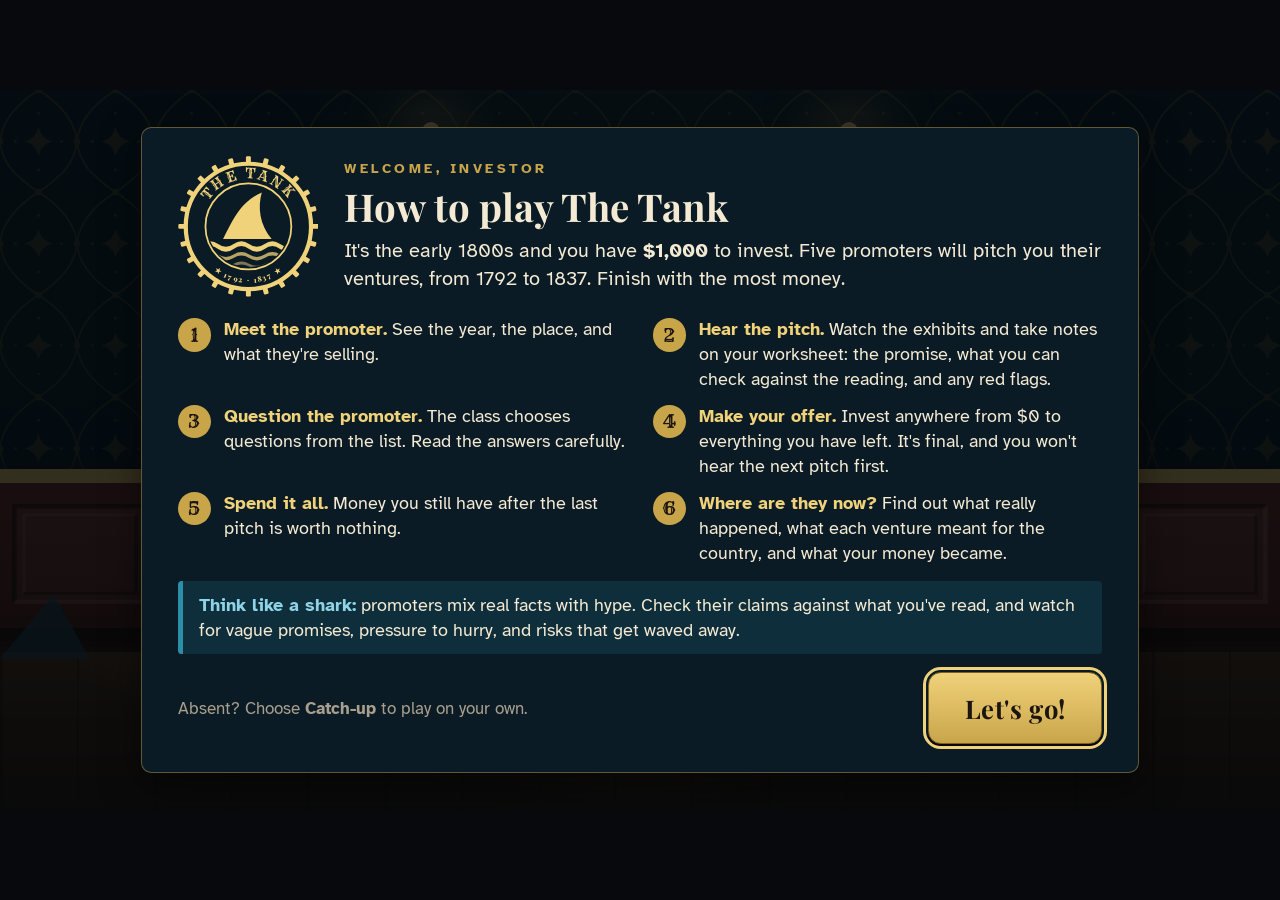
<file: index.html>
<!doctype html>
<html lang="en">
<head>
  <meta charset="utf-8">
  <meta name="viewport" content="width=device-width, initial-scale=1">
  <title>The Tank: 1792–1837</title>
  <meta name="description" content="A Shark Tank-style investing game for the Transportation Revolution. Hear five pitches, invest $1,000, and find out where they are now.">
  <link rel="icon" href="data:image/svg+xml,%3Csvg xmlns='http://www.w3.org/2000/svg' viewBox='0 0 64 64'%3E%3Cpath d='M6 44 Q30 30 38 6 Q44 30 58 44 Z' fill='%23c9a54a'/%3E%3Cpath d='M2 50 Q17 42 32 50 T62 50' stroke='%232b8fa8' stroke-width='5' fill='none'/%3E%3C/svg%3E">
  <link rel="stylesheet" href="css/fonts.css">
  <link rel="stylesheet" href="css/style.css">
</head>
<body>
  <main id="app" class="screen" aria-live="polite">
    <noscript><p style="padding:2rem">The Tank needs JavaScript turned on.</p></noscript>
  </main>
  <script type="module" src="js/app.js"></script>
</body>
</html>
</file>
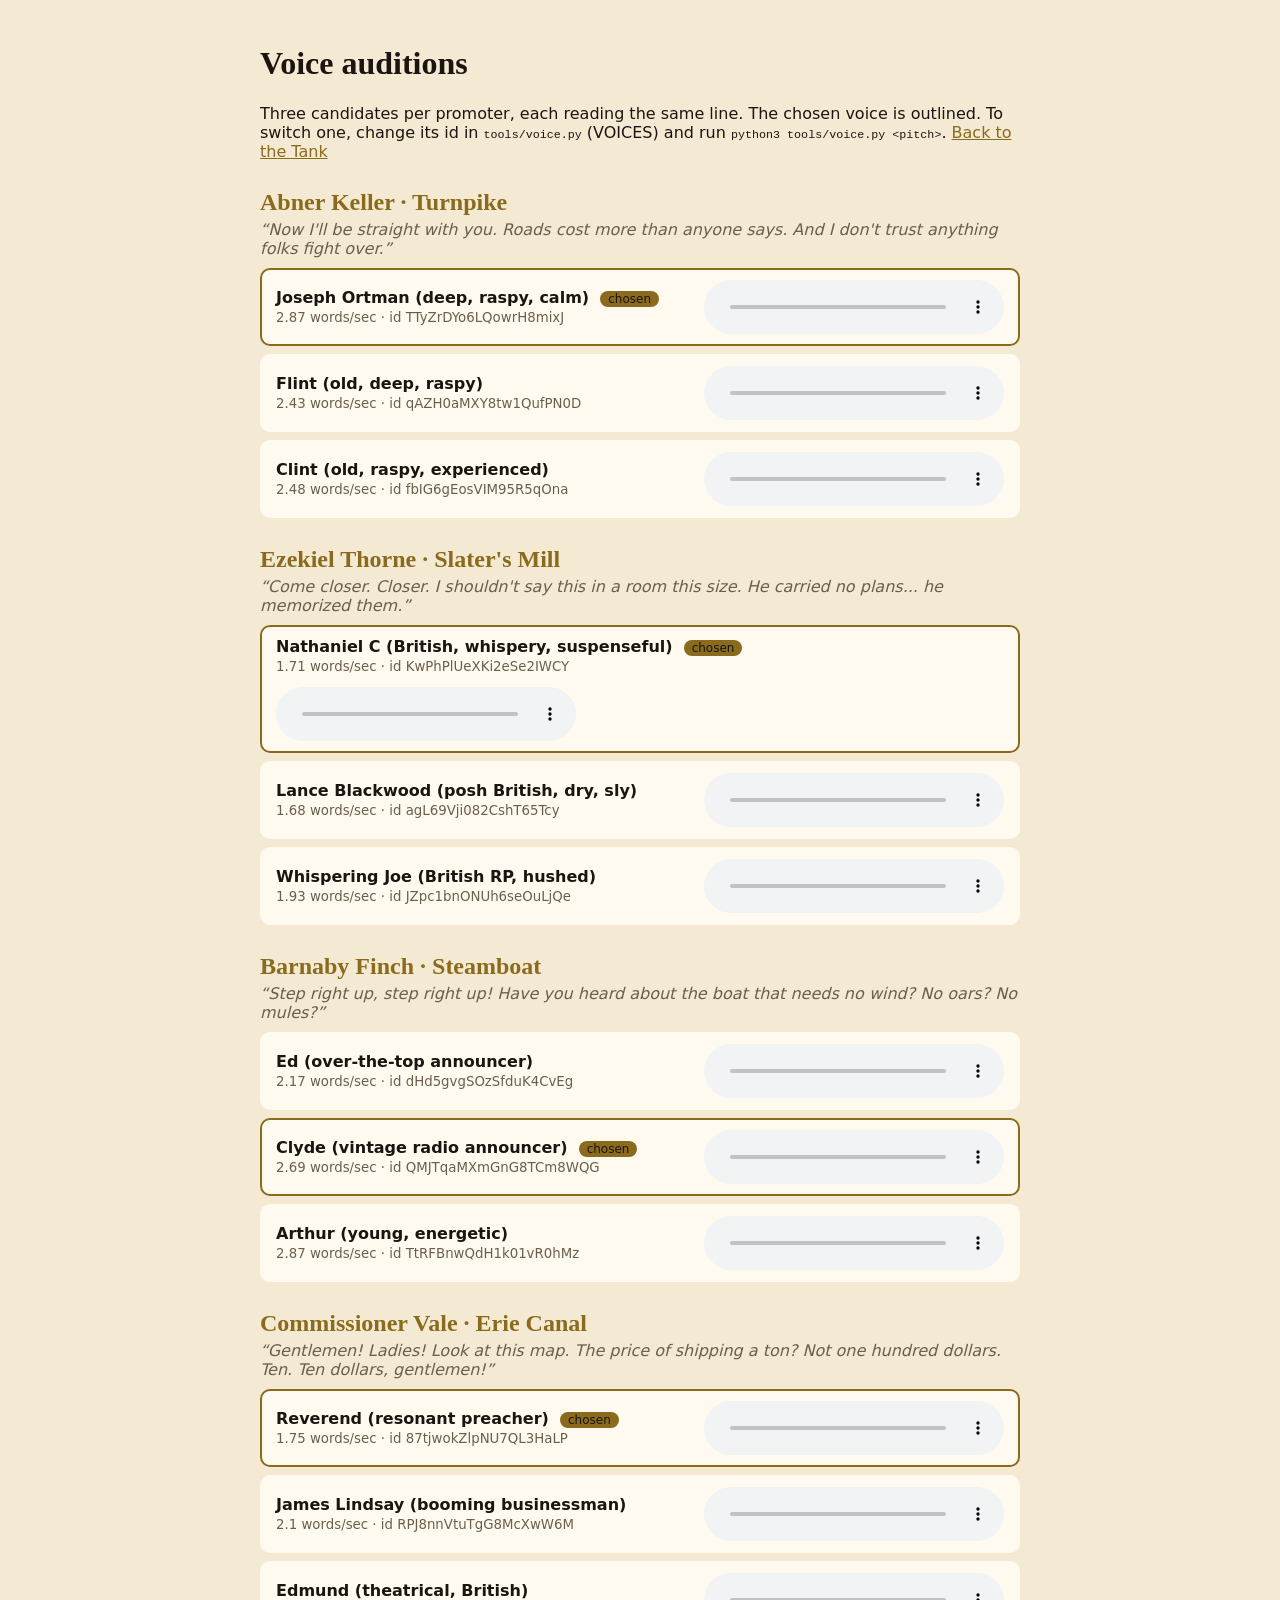
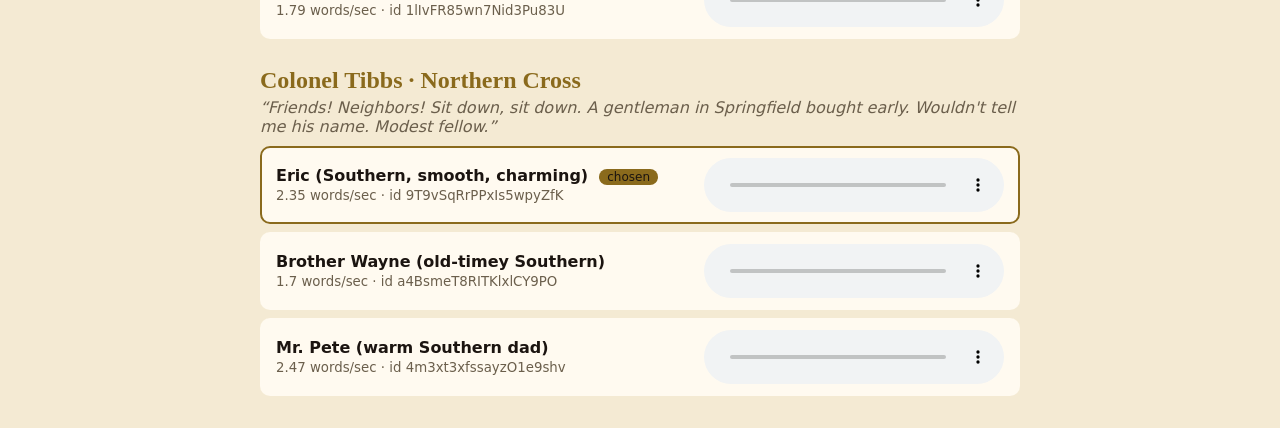
<file: auditions/index.html>
<!doctype html><html lang="en"><head><meta charset="utf-8"><meta name="viewport" content="width=device-width, initial-scale=1"><title>Voice Auditions</title>
<meta name="description" content="Candidate ElevenLabs voices for the five promoters, side by side."><style>
:root{--bg:#0b2230;--card:#0f2d3e;--ink:#f4ead3;--muted:#a99f8c;--brass:#e0bd5e}
@media (prefers-color-scheme: light){:root:not([data-theme="dark"]){--bg:#f4ead3;--card:#fffaf0;--ink:#1b1410;--muted:#6b5f4c;--brass:#8a6a1c}}
body{margin:0;background:var(--bg);color:var(--ink);font-family:system-ui,sans-serif;padding:24px 16px}
main{max-width:760px;margin:auto} h1{font-family:Georgia,serif} h2{font-family:Georgia,serif;margin:28px 0 4px;color:var(--brass)}
.line{color:var(--muted);font-style:italic;margin:0 0 10px} ul{list-style:none;padding:0;margin:0}
li{display:flex;gap:12px;align-items:center;justify-content:space-between;flex-wrap:wrap;background:var(--card);border-radius:10px;padding:10px 14px;margin:8px 0;border:2px solid transparent}
li.pick{border-color:var(--brass)} small{color:var(--muted)} .tag{background:var(--brass);color:#1b1410;border-radius:99px;padding:1px 8px;font-size:12px;margin-left:6px}
audio{max-width:100%} a{color:var(--brass)} code{font-size:.9em}
</style></head><body><main><h1>Voice auditions</h1>
<p>Three candidates per promoter, each reading the same line. The chosen voice is outlined. To switch one, change its id in <code>tools/voice.py</code> (VOICES) and run <code>python3 tools/voice.py &lt;pitch&gt;</code>. <a href="../">Back to the Tank</a></p>
<section><h2>Abner Keller · Turnpike</h2><p class="line">&ldquo;Now I&#x27;ll be straight with you. Roads cost more than anyone says. And I don&#x27;t trust anything folks fight over.&rdquo;</p><ul><li class="pick"><div><b>Joseph Ortman (deep, raspy, calm)</b> <span class="tag">chosen</span><br><small>2.87 words/sec · id TTyZrDYo6LQowrH8mixJ</small></div><audio controls preload="none" src="turnpike-TTyZrDYo6LQowrH8mixJ.mp3"></audio></li><li class=""><div><b>Flint (old, deep, raspy)</b><br><small>2.43 words/sec · id qAZH0aMXY8tw1QufPN0D</small></div><audio controls preload="none" src="turnpike-qAZH0aMXY8tw1QufPN0D.mp3"></audio></li><li class=""><div><b>Clint (old, raspy, experienced)</b><br><small>2.48 words/sec · id fbIG6gEosVIM95R5qOna</small></div><audio controls preload="none" src="turnpike-fbIG6gEosVIM95R5qOna.mp3"></audio></li></ul></section><section><h2>Ezekiel Thorne · Slater's Mill</h2><p class="line">&ldquo;Come closer. Closer. I shouldn&#x27;t say this in a room this size. He carried no plans... he memorized them.&rdquo;</p><ul><li class="pick"><div><b>Nathaniel C (British, whispery, suspenseful)</b> <span class="tag">chosen</span><br><small>1.71 words/sec · id KwPhPlUeXKi2eSe2IWCY</small></div><audio controls preload="none" src="slater-KwPhPlUeXKi2eSe2IWCY.mp3"></audio></li><li class=""><div><b>Lance Blackwood (posh British, dry, sly)</b><br><small>1.68 words/sec · id agL69Vji082CshT65Tcy</small></div><audio controls preload="none" src="slater-agL69Vji082CshT65Tcy.mp3"></audio></li><li class=""><div><b>Whispering Joe (British RP, hushed)</b><br><small>1.93 words/sec · id JZpc1bnONUh6seOuLjQe</small></div><audio controls preload="none" src="slater-JZpc1bnONUh6seOuLjQe.mp3"></audio></li></ul></section><section><h2>Barnaby Finch · Steamboat</h2><p class="line">&ldquo;Step right up, step right up! Have you heard about the boat that needs no wind? No oars? No mules?&rdquo;</p><ul><li class=""><div><b>Ed (over-the-top announcer)</b><br><small>2.17 words/sec · id dHd5gvgSOzSfduK4CvEg</small></div><audio controls preload="none" src="steamboat-dHd5gvgSOzSfduK4CvEg.mp3"></audio></li><li class="pick"><div><b>Clyde (vintage radio announcer)</b> <span class="tag">chosen</span><br><small>2.69 words/sec · id QMJTqaMXmGnG8TCm8WQG</small></div><audio controls preload="none" src="steamboat-QMJTqaMXmGnG8TCm8WQG.mp3"></audio></li><li class=""><div><b>Arthur (young, energetic)</b><br><small>2.87 words/sec · id TtRFBnwQdH1k01vR0hMz</small></div><audio controls preload="none" src="steamboat-TtRFBnwQdH1k01vR0hMz.mp3"></audio></li></ul></section><section><h2>Commissioner Vale · Erie Canal</h2><p class="line">&ldquo;Gentlemen! Ladies! Look at this map. The price of shipping a ton? Not one hundred dollars. Ten. Ten dollars, gentlemen!&rdquo;</p><ul><li class="pick"><div><b>Reverend (resonant preacher)</b> <span class="tag">chosen</span><br><small>1.75 words/sec · id 87tjwokZlpNU7QL3HaLP</small></div><audio controls preload="none" src="erie-87tjwokZlpNU7QL3HaLP.mp3"></audio></li><li class=""><div><b>James Lindsay (booming businessman)</b><br><small>2.1 words/sec · id RPJ8nnVtuTgG8McXwW6M</small></div><audio controls preload="none" src="erie-RPJ8nnVtuTgG8McXwW6M.mp3"></audio></li><li class=""><div><b>Edmund (theatrical, British)</b><br><small>1.79 words/sec · id 1lIvFR85wn7Nid3Pu83U</small></div><audio controls preload="none" src="erie-1lIvFR85wn7Nid3Pu83U.mp3"></audio></li></ul></section><section><h2>Colonel Tibbs · Northern Cross</h2><p class="line">&ldquo;Friends! Neighbors! Sit down, sit down. A gentleman in Springfield bought early. Wouldn&#x27;t tell me his name. Modest fellow.&rdquo;</p><ul><li class="pick"><div><b>Eric (Southern, smooth, charming)</b> <span class="tag">chosen</span><br><small>2.35 words/sec · id 9T9vSqRrPPxIs5wpyZfK</small></div><audio controls preload="none" src="northerncross-9T9vSqRrPPxIs5wpyZfK.mp3"></audio></li><li class=""><div><b>Brother Wayne (old-timey Southern)</b><br><small>1.7 words/sec · id a4BsmeT8RITKlxlCY9PO</small></div><audio controls preload="none" src="northerncross-a4BsmeT8RITKlxlCY9PO.mp3"></audio></li><li class=""><div><b>Mr. Pete (warm Southern dad)</b><br><small>2.47 words/sec · id 4m3xt3xfssayzO1e9shv</small></div><audio controls preload="none" src="northerncross-4m3xt3xfssayzO1e9shv.mp3"></audio></li></ul></section></main></body></html>
</file>
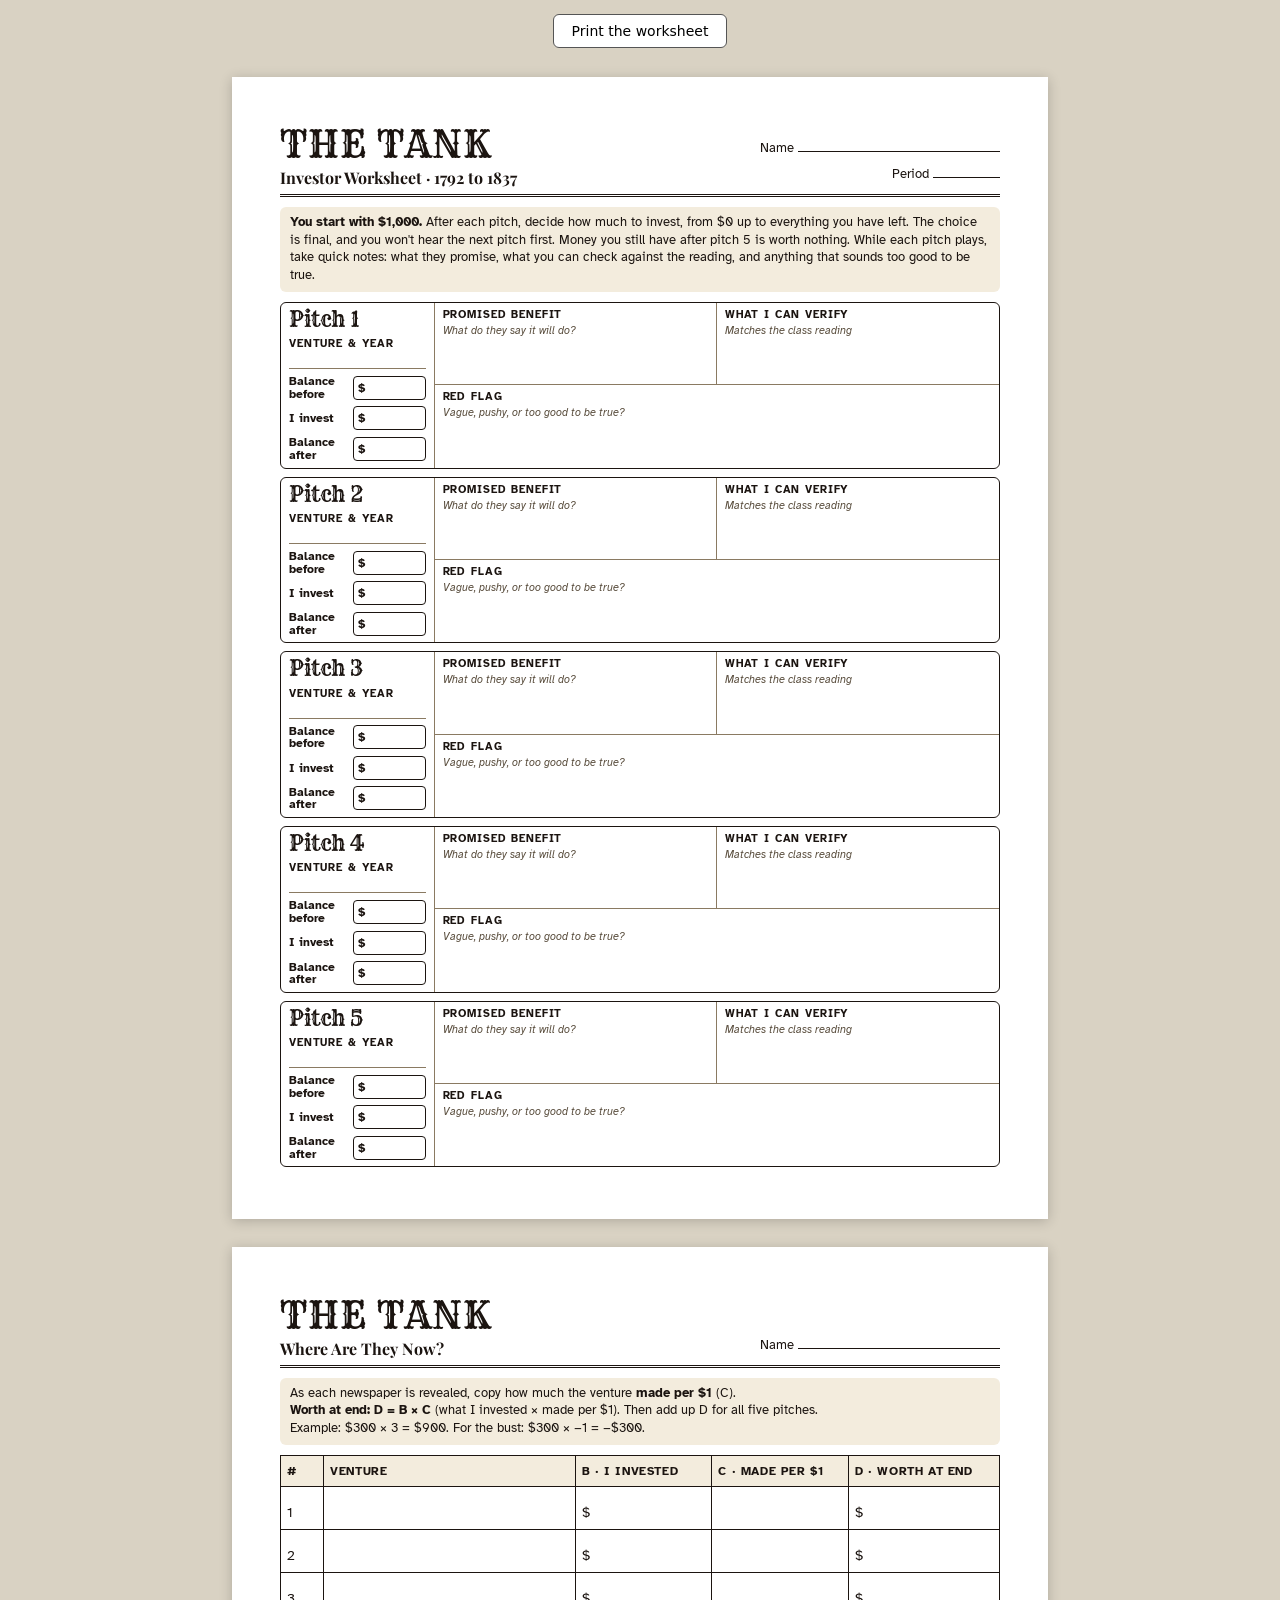
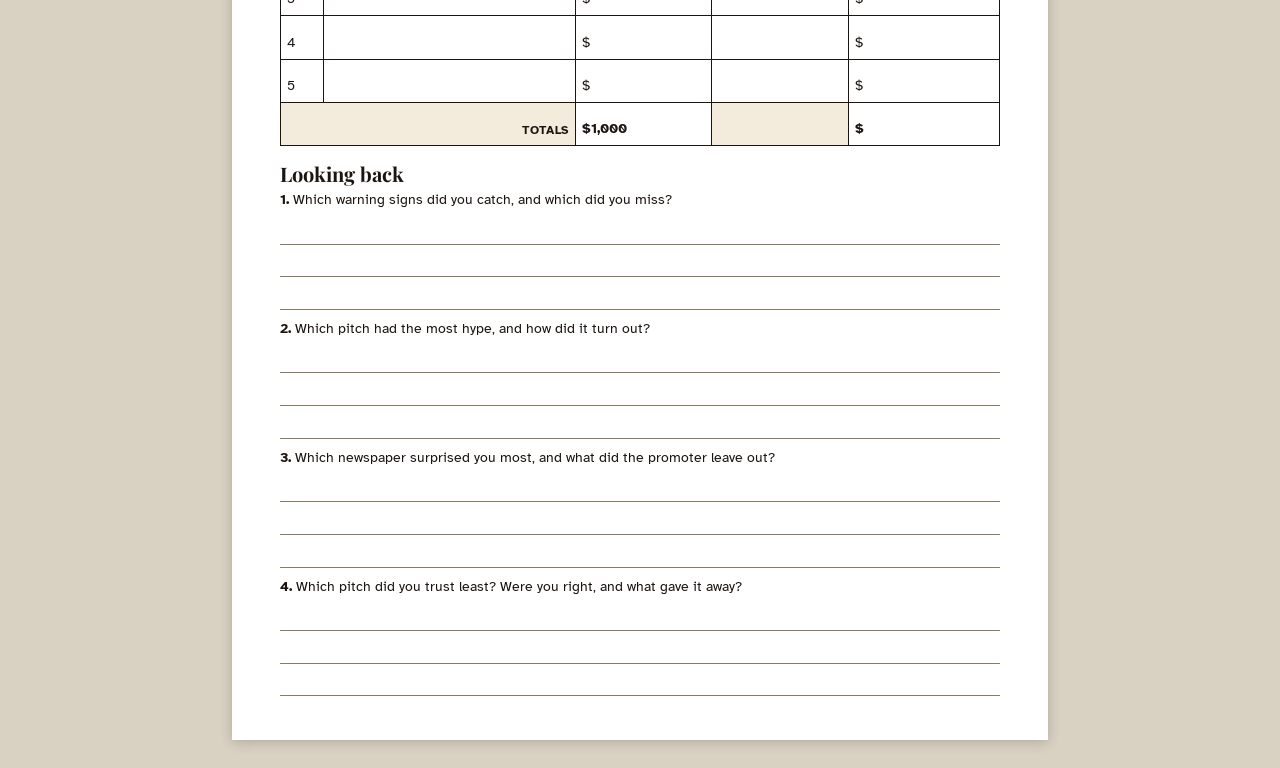
<file: handout.html>
<!doctype html>
<html lang="en">
<head>
  <meta charset="utf-8">
  <meta name="viewport" content="width=device-width, initial-scale=1">
  <title>Investor Worksheet</title>
  <meta name="description" content="Printable investor worksheet for The Tank: notes on each pitch, a running balance, and the Where Are They Now math.">
  <link rel="stylesheet" href="css/fonts.css">
  <style>
    :root { --ink: #1b1410; --rule: #8a7a62; --soft: #f3ecdd; }
    * { box-sizing: border-box; }
    body { margin: 0; background: #d9d2c3; color: var(--ink); font-family: 'Atkinson Hyperlegible', system-ui, sans-serif; font-size: 10.5pt; }
    .page { width: 8.5in; min-height: 11in; margin: .3in auto; background: #fff; padding: .45in .5in; box-shadow: 0 2px 12px rgba(0,0,0,.2); }
    .bar { display: flex; justify-content: space-between; align-items: end; border-bottom: 3px double var(--ink); padding-bottom: 6px; margin-bottom: 10px; }
    h1 { font-family: 'Rye', serif; font-weight: 400; font-size: 28pt; margin: 0; letter-spacing: 1px; }
    .sub { font-family: 'Playfair Display', serif; font-weight: 700; font-size: 12pt; }
    .name { font-size: 10pt; line-height: 2; text-align: right; }
    .name span { display: inline-block; border-bottom: 1px solid var(--ink); width: 2.1in; }
    .rules { background: var(--soft); border-radius: 6px; padding: 7px 10px; margin: 0 0 10px; font-size: 9.5pt; line-height: 1.4; }
    .pitch { display: grid; grid-template-columns: 1.6in 1fr 1fr; border: 1.5px solid var(--ink); border-radius: 6px; margin-bottom: 8px; break-inside: avoid; }
    .pitch .left { border-right: 1px solid var(--rule); padding: 6px 8px; display: flex; flex-direction: column; gap: 4px; }
    .pitch .num { font-family: 'Rye', serif; font-size: 16pt; line-height: 1; }
    .field { padding: 5px 8px; border-bottom: 1px solid var(--rule); min-height: .62in; }
    .field:nth-child(odd) { border-right: 1px solid var(--rule); }
    .field b { display: block; font-size: 8pt; letter-spacing: .08em; text-transform: uppercase; }
    .field i { font-size: 8pt; color: #5c5040; }
    .grid { display: grid; grid-template-columns: 1fr 1fr; grid-column: 2 / 4; }
    .grid .field.wide { grid-column: 1 / 3; border-right: none; border-bottom: none; }
    .blank { border-bottom: 1px solid var(--rule); height: 18px; }
    .money { display: flex; align-items: center; gap: 4px; font-weight: 700; font-size: 9pt; margin-top: 2px; }
    .money .lbl { width: .62in; line-height: 1.05; }
    .money .box { flex: 1; border: 1.5px solid var(--ink); border-radius: 4px; height: 24px; display: flex; align-items: center; padding-left: 4px; }
    table { width: 100%; border-collapse: collapse; margin-top: 6px; }
    th, td { border: 1px solid var(--ink); padding: 8px 6px; text-align: left; vertical-align: bottom; }
    th { background: var(--soft); font-size: 9pt; text-transform: uppercase; letter-spacing: .05em; }
    td { height: .45in; }
    h2 { font-family: 'Playfair Display', serif; font-size: 15pt; margin: 14px 0 4px; }
    .lines div { border-bottom: 1px solid var(--rule); height: .34in; }
    .tools { text-align: center; margin: 14px; font-family: system-ui; }
    .tools button { font: inherit; padding: 8px 18px; border-radius: 6px; border: 1px solid #555; background: #fff; cursor: pointer; }
    @media print {
      body { background: #fff; }
      .page { margin: 0; box-shadow: none; width: auto; min-height: 0; padding: .35in .45in; }
      .page + .page { break-before: page; }
      .tools { display: none; }
    }
    @page { size: letter; margin: 0; }
  </style>
</head>
<body>
  <div class="tools"><button onclick="print()">Print the worksheet</button></div>

  <section class="page">
    <div class="bar">
      <div><h1>THE TANK</h1><div class="sub">Investor Worksheet · 1792 to 1837</div></div>
      <div class="name">Name <span></span><br>Period <span style="width:.7in"></span></div>
    </div>
    <div class="rules"><b>You start with $1,000.</b> After each pitch, decide how much to invest, from $0 up to everything you have left. The choice is final, and you won't hear the next pitch first. Money you still have after pitch 5 is worth nothing. While each pitch plays, take quick notes: what they promise, what you can check against the reading, and anything that sounds too good to be true.</div>

    <!-- five pitch blocks -->
    <div id="pitches"></div>
  </section>

  <section class="page">
    <div class="bar"><div><h1>THE TANK</h1><div class="sub">Where Are They Now?</div></div><div class="name">Name <span></span></div></div>
    <div class="rules">As each newspaper is revealed, copy how much the venture <b>made per $1</b> (C).<br><b>Worth at end: D = B &times; C</b> (what I invested &times; made per $1). Then add up D for all five pitches.<br>Example: $300 &times; 3 = $900. For the bust: $300 &times; &minus;1 = &minus;$300.</div>
    <table>
      <thead><tr><th style="width:6%">#</th><th>Venture</th><th style="width:19%">B &middot; I invested</th><th style="width:19%">C &middot; Made per $1</th><th style="width:21%">D &middot; Worth at end</th></tr></thead>
      <tbody><tr><td>1</td><td></td><td>$</td><td></td><td>$</td></tr><tr><td>2</td><td></td><td>$</td><td></td><td>$</td></tr><tr><td>3</td><td></td><td>$</td><td></td><td>$</td></tr><tr><td>4</td><td></td><td>$</td><td></td><td>$</td></tr><tr><td>5</td><td></td><td>$</td><td></td><td>$</td></tr>
        <tr><th colspan="2" style="text-align:right">Totals</th><td><b>$1,000</b></td><td style="background:var(--soft)"></td><td><b>$</b></td></tr></tbody>
    </table>

    <h2>Looking back</h2>
    <p style="margin:2px 0 4px"><b>1.</b> Which warning signs did you catch, and which did you miss?</p>
    <div class="lines"><div></div><div></div><div></div></div>
    <p style="margin:10px 0 4px"><b>2.</b> Which pitch had the most hype, and how did it turn out?</p>
    <div class="lines"><div></div><div></div><div></div></div>
    <p style="margin:10px 0 4px"><b>3.</b> Which newspaper surprised you most, and what did the promoter leave out?</p>
    <div class="lines"><div></div><div></div><div></div></div>
    <p style="margin:10px 0 4px"><b>4.</b> Which pitch did you trust least? Were you right, and what gave it away?</p>
    <div class="lines"><div></div><div></div><div></div></div>
  </section>

  <script>
    // Five identical note blocks. Venture names are left blank because the pitch order changes by class.
    const block = (n) => `
      <div class="pitch">
        <div class="left"><div class="num">Pitch ${n}</div>
          <div><b style="font-size:8pt;text-transform:uppercase;letter-spacing:.08em">Venture &amp; year</b><div class="blank"></div></div>
          <div class="money"><span class="lbl">Balance before</span><span class="box">$</span></div>
          <div class="money"><span class="lbl">I invest</span><span class="box">$</span></div>
          <div class="money"><span class="lbl">Balance after</span><span class="box">$</span></div>
        </div>
        <div class="grid">
          <div class="field"><b>Promised benefit</b><i>What do they say it will do?</i></div>
          <div class="field"><b>What I can verify</b><i>Matches the class reading</i></div>
          <div class="field wide"><b>Red flag</b><i>Vague, pushy, or too good to be true?</i></div>
        </div>
      </div>`;
    document.getElementById('pitches').innerHTML = [1, 2, 3, 4, 5].map(block).join('');
  </script>
</body>
</html>
</file>
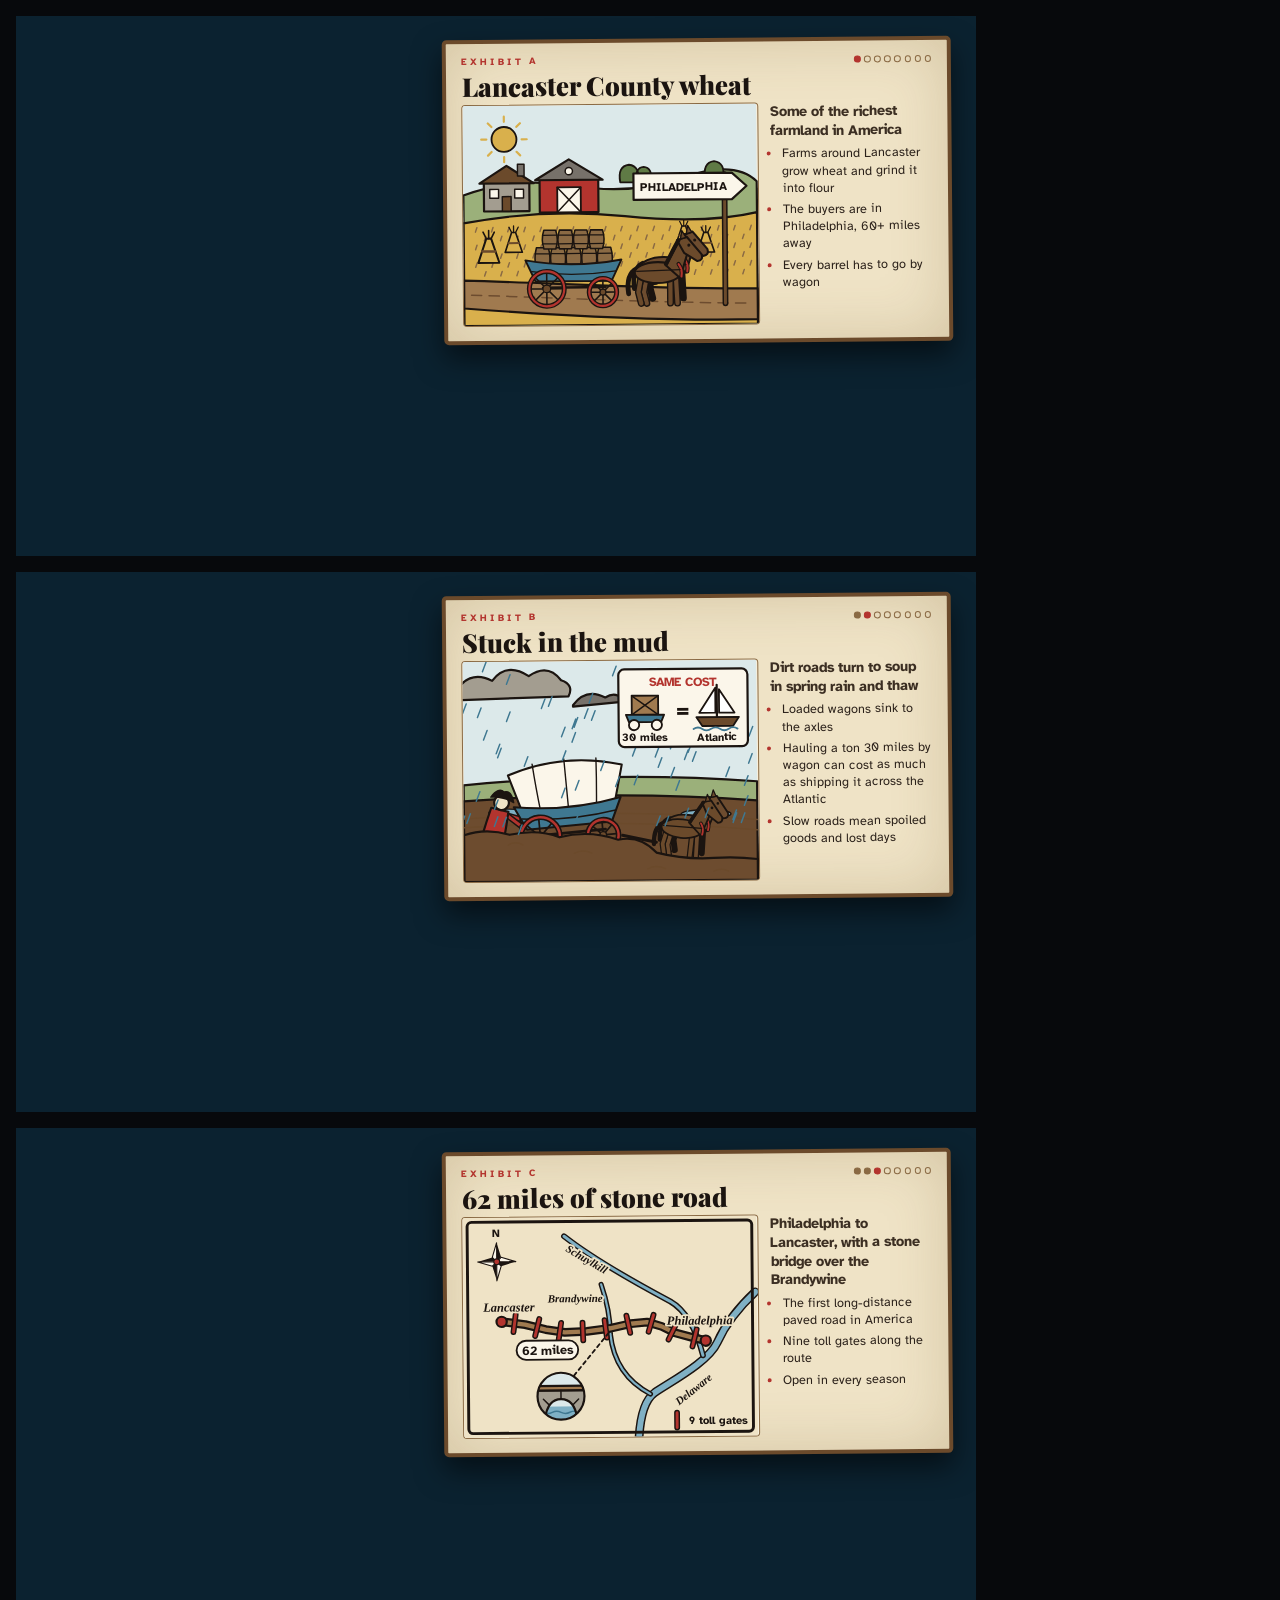
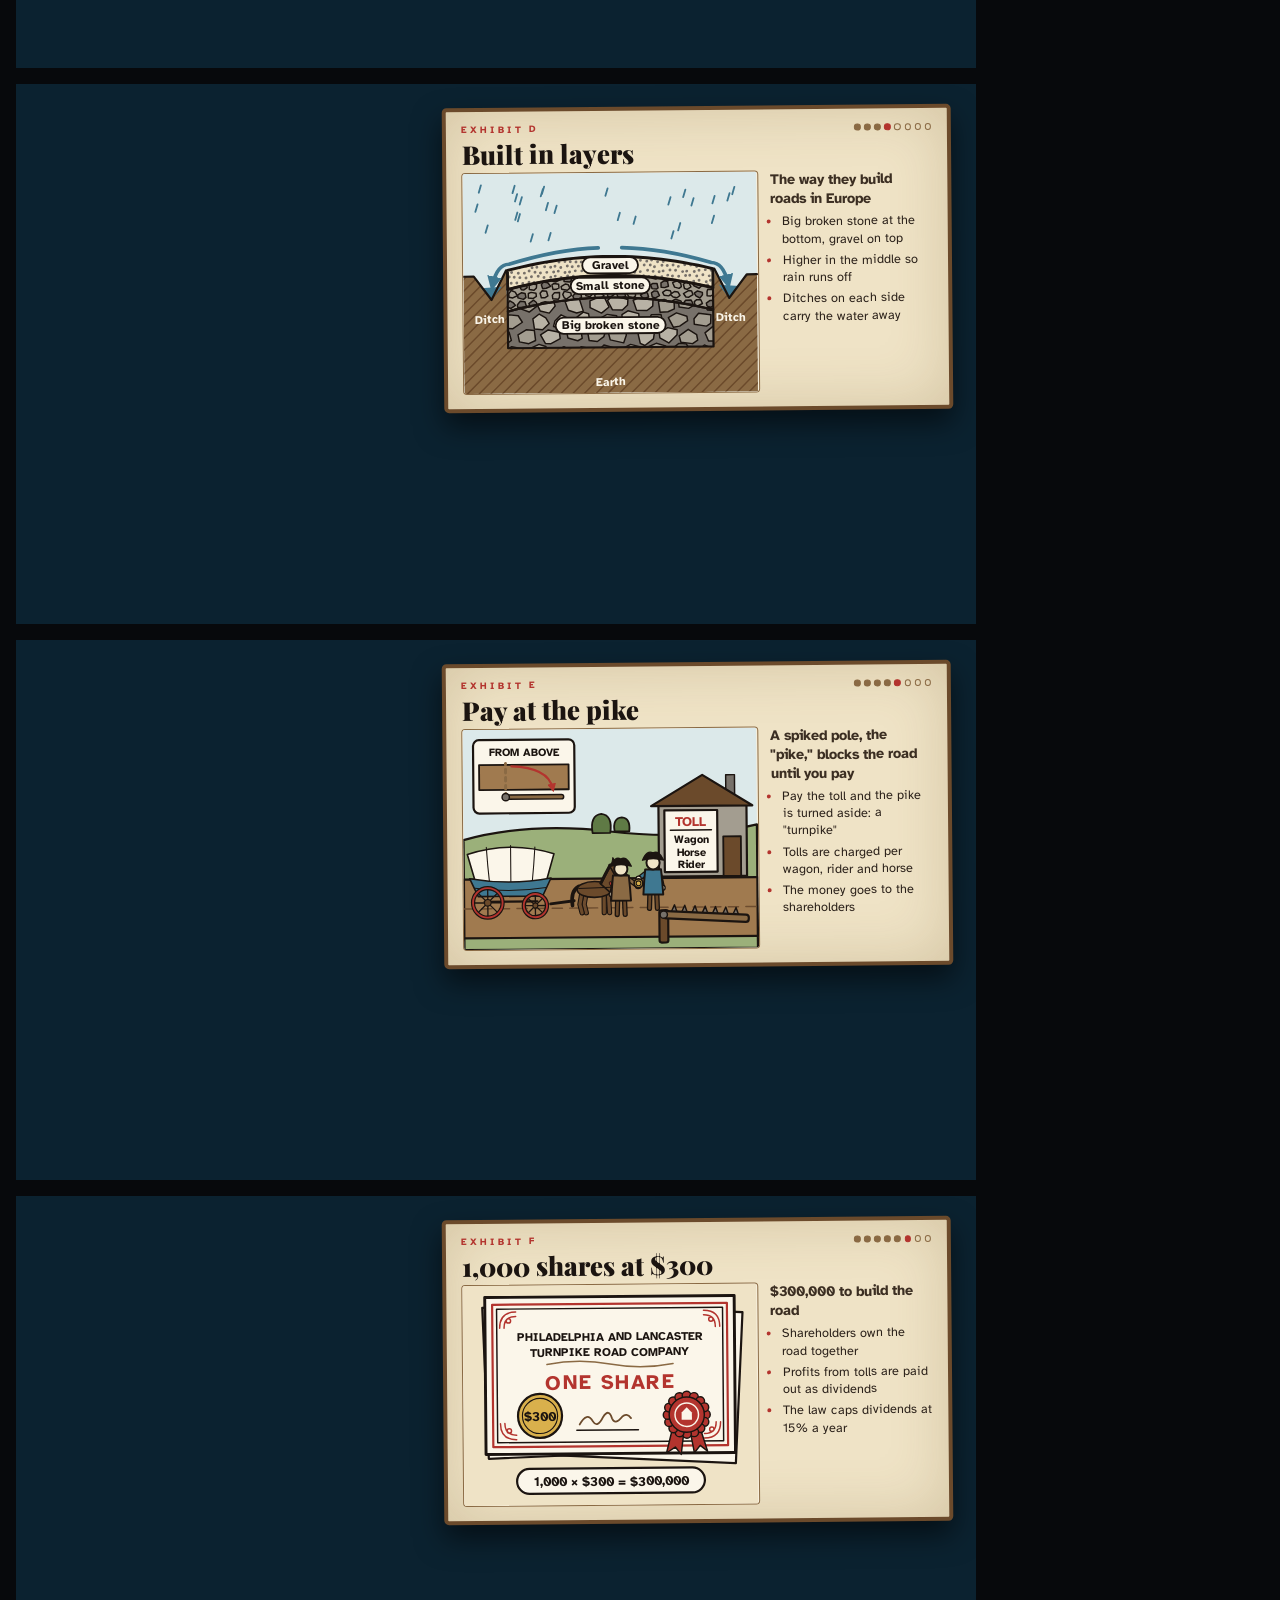
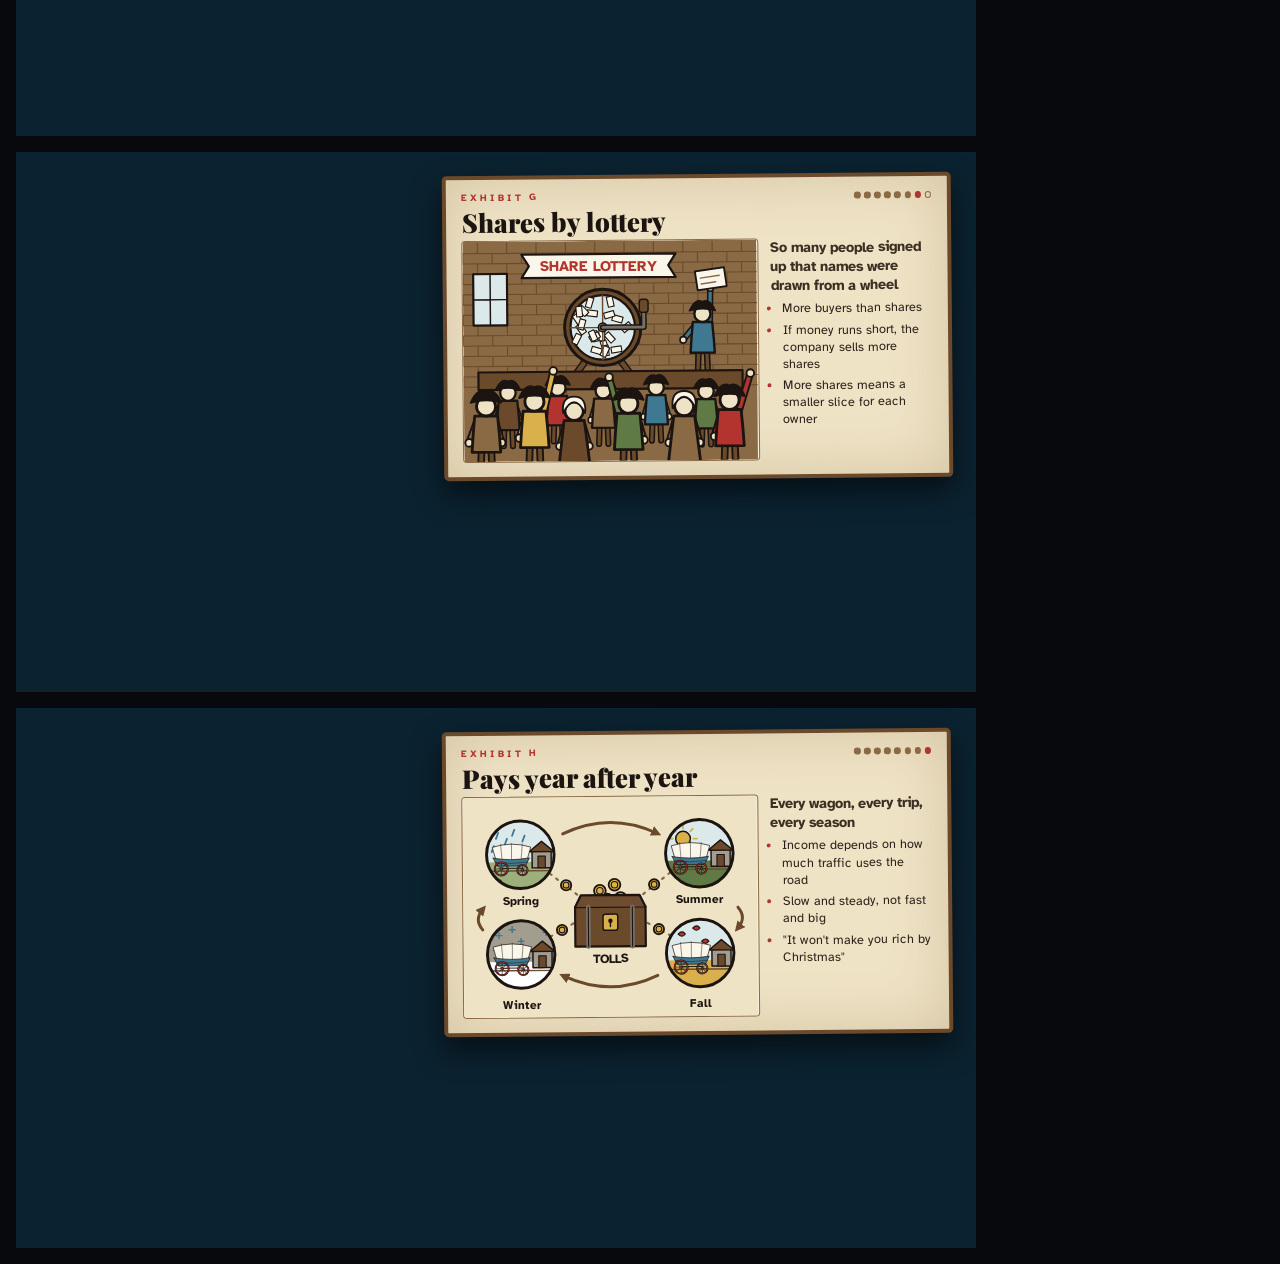
<file: tools/art-preview.html>
<!doctype html>
<html lang="en">
<head>
  <meta charset="utf-8">
  <meta name="viewport" content="width=device-width, initial-scale=1">
  <title>Exhibit Art Preview</title>
  <link rel="stylesheet" href="../css/fonts.css">
  <link rel="stylesheet" href="../css/style.css">
  <style>
    body { display: block; overflow: auto; background: #07090c; }
    .wrap { display: flex; flex-wrap: wrap; gap: 16px; padding: 16px; }
    .sim { position: relative; width: 960px; height: 540px; container-type: size; font-size: 1.6cqw; background: #0b2230; overflow: hidden; }
    .sim .exhibit { animation: none; }
    .big { width: 800px; height: 520px; background: #f7efdc; }
    .big svg { width: 100%; height: 100%; }
  </style>
</head>
<body>
  <!-- tools/art-preview.html?pid=erie        every exhibit card for a pitch, at real easel size
       tools/art-preview.html?pid=erie&big=1  just the drawings, large -->
  <div class="wrap" id="wrap"></div>
  <script type="module">
    const q = new URLSearchParams(location.search);
    const pid = q.get('pid') || 'turnpike';
    const origFetch = window.fetch;
    window.fetch = (u, o) => origFetch(typeof u === 'string' && u.startsWith('content/') ? '../' + u : u, o);
    const { loadExhibits, exhibitCard } = await import('../js/exhibits.js');
    const exs = await loadExhibits(pid);
    document.getElementById('wrap').innerHTML = exs.map((ex, i) => q.get('big')
      ? `<div class="big" data-art="${ex.art}">${ex.svg}</div>`
      : `<div class="sim" data-art="${ex.art}"><div class="easel" style="top:4%">${exhibitCard(ex, i, exs.length)}</div></div>`).join('');
    document.body.dataset.ready = '1';
  </script>
</body>
</html>
</file>
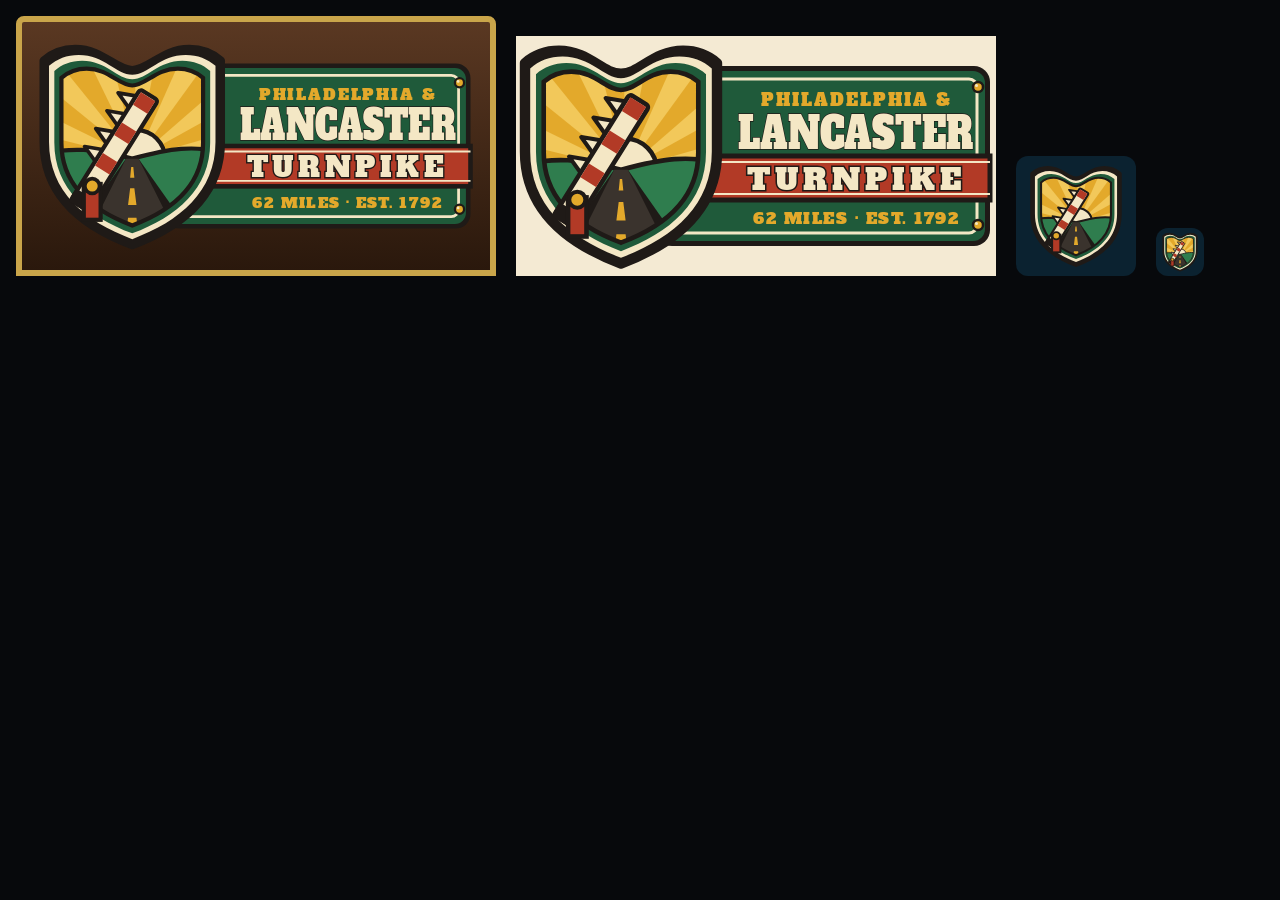
<file: tools/logo-preview.html>
<!doctype html>
<html lang="en">
<head>
  <meta charset="utf-8">
  <meta name="viewport" content="width=device-width, initial-scale=1">
  <title>Logo Preview</title>
  <link rel="stylesheet" href="../css/fonts.css">
  <style>
    body { margin: 0; background: #07090c; font-family: system-ui, sans-serif; color: #eee; }
    .row { display: flex; gap: 20px; padding: 16px; align-items: flex-end; flex-wrap: wrap; }
    .podium { width: 480px; height: 260px; background: linear-gradient(180deg, #5a3822, #2a180c); border: 6px solid #c9a54a; border-radius: 8px 8px 0 0;
      display: grid; place-items: center; padding: 14px; box-sizing: border-box; }
    .podium svg { width: 100%; height: 100%; }
    .light { width: 480px; height: 240px; background: #f4ead3; display: grid; place-items: center; }
    .light svg { width: 100%; height: 100%; }
    .icon { width: 120px; height: 120px; background: #0b2230; border-radius: 12px; padding: 8px; box-sizing: border-box; }
    .icon.small { width: 48px; height: 48px; padding: 4px; }
    .icon svg { width: 100%; height: 100%; }
  </style>
</head>
<body>
  <!-- tools/logo-preview.html?pid=erie : the full logo on the podium (as on stage), on light paper, and the icon at two sizes -->
  <div class="row" id="row"></div>
  <script type="module">
    const pid = new URLSearchParams(location.search).get('pid') || 'turnpike';
    const L = (await import(`../js/logos/${pid}.js`)).default;
    document.getElementById('row').innerHTML =
      `<div class="podium" data-shot="podium">${L.mark}</div><div class="light" data-shot="light">${L.mark}</div>
       <div class="icon" data-shot="icon">${L.icon}</div><div class="icon small" data-shot="iconsmall">${L.icon}</div>`;
    document.body.dataset.ready = '1';
  </script>
</body>
</html>
</file>
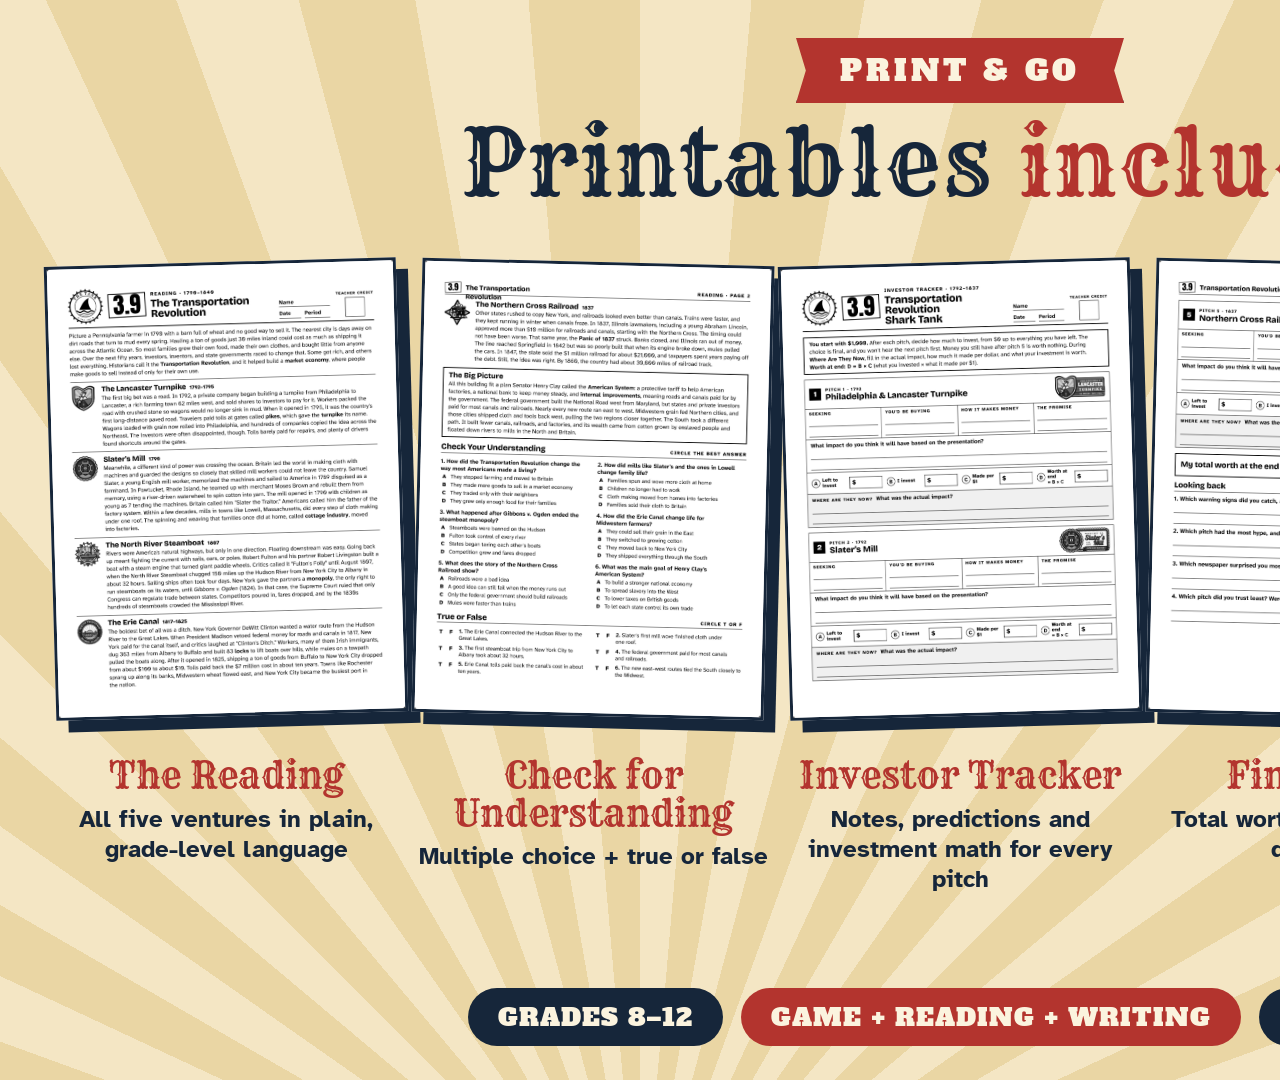
<file: brand/tpt/preview-printables.html>
<!doctype html>
<html lang="en">
<head>
<meta charset="utf-8">
<title>TpT Preview: Printables</title>
<link rel="stylesheet" href="../../css/fonts.css">
<style>
  :root { --cream: #f4e6c4; --cream-2: #ead6a4; --paper: #fbf3de; --red: #b3342e; --navy: #16263a; --gold: #e2b95a; --teal: #1d6f86; }
  * { box-sizing: border-box; }
  html, body { margin: 0; }
  body { width: 1920px; height: 1080px; overflow: hidden; position: relative; font-family: 'Atkinson Hyperlegible', sans-serif;
    background: repeating-conic-gradient(from 0deg at 50% 118%, var(--cream) 0 5deg, var(--cream-2) 5deg 10deg); }
  .top { position: absolute; left: 0; right: 0; top: 38px; text-align: center; }
  .kick { display: inline-block; background: var(--red); color: var(--paper); font-family: 'Alfa Slab One', serif; font-size: 30px; letter-spacing: 4px; padding: 12px 44px;
    clip-path: polygon(0 0, 100% 0, 97% 50%, 100% 100%, 0 100%, 3% 50%); box-shadow: 0 6px 0 var(--navy); }
  h1 { margin: 14px 0 0; font-family: 'Rye', serif; font-weight: 400; font-size: 92px; color: var(--navy); letter-spacing: 3px; line-height: 1; }
  h1 span { color: var(--red); }
  .row { position: absolute; left: 50px; right: 50px; top: 262px; display: flex; justify-content: space-between; align-items: flex-start; }
  .page { width: 352px; text-align: center; }
  .sheet { position: relative; background: #fff; border: 3px solid var(--navy); box-shadow: 12px 12px 0 var(--navy); }
  .sheet img { display: block; width: 100%; }
  .page:nth-child(odd) .sheet { transform: rotate(-1.6deg); }
  .page:nth-child(even) .sheet { transform: rotate(1.4deg); }
  .cap { margin-top: 40px; font-family: 'Rye', serif; font-size: 36px; color: var(--red); line-height: 1.05; }
  .cap small { display: block; font-family: 'Atkinson Hyperlegible', sans-serif; font-weight: 700; font-size: 24px; color: var(--navy); margin-top: 10px; line-height: 1.25; }
  .foot { position: absolute; left: 0; right: 0; bottom: 34px; display: flex; justify-content: center; gap: 18px; }
  .pill { background: var(--navy); color: var(--paper); border-radius: 40px; padding: 12px 30px; font-family: 'Alfa Slab One', serif; font-size: 25px; letter-spacing: 1px; }
  .pill.red { background: var(--red); }
</style>
</head>
<body>
  <div class="top"><div class="kick">PRINT &amp; GO</div><h1>Printables <span>included</span></h1></div>
  <div class="row">
    <div class="page"><div class="sheet"><img src="handouts/reading-1.jpg" alt=""></div><div class="cap">The Reading<small>All five ventures in plain, grade-level language</small></div></div>
    <div class="page"><div class="sheet"><img src="handouts/reading-2.jpg" alt=""></div><div class="cap">Check for Understanding<small>Multiple choice + true or false</small></div></div>
    <div class="page"><div class="sheet"><img src="handouts/tracker-1.jpg" alt=""></div><div class="cap">Investor Tracker<small>Notes, predictions and investment math for every pitch</small></div></div>
    <div class="page"><div class="sheet"><img src="handouts/tracker-final.jpg" alt=""></div><div class="cap">Final Tally<small>Total worth + Looking Back questions</small></div></div>
    <div class="page"><div class="sheet"><img src="handouts/thesis.jpg" alt=""></div><div class="cap">Thesis Builder<small>Although &rarr; claim &rarr; because &times; 2</small></div></div>
  </div>
  <div class="foot"><div class="pill">GRADES 8&ndash;12</div><div class="pill red">GAME + READING + WRITING</div><div class="pill">NO PREP</div></div>
</body>
</html>
</file>
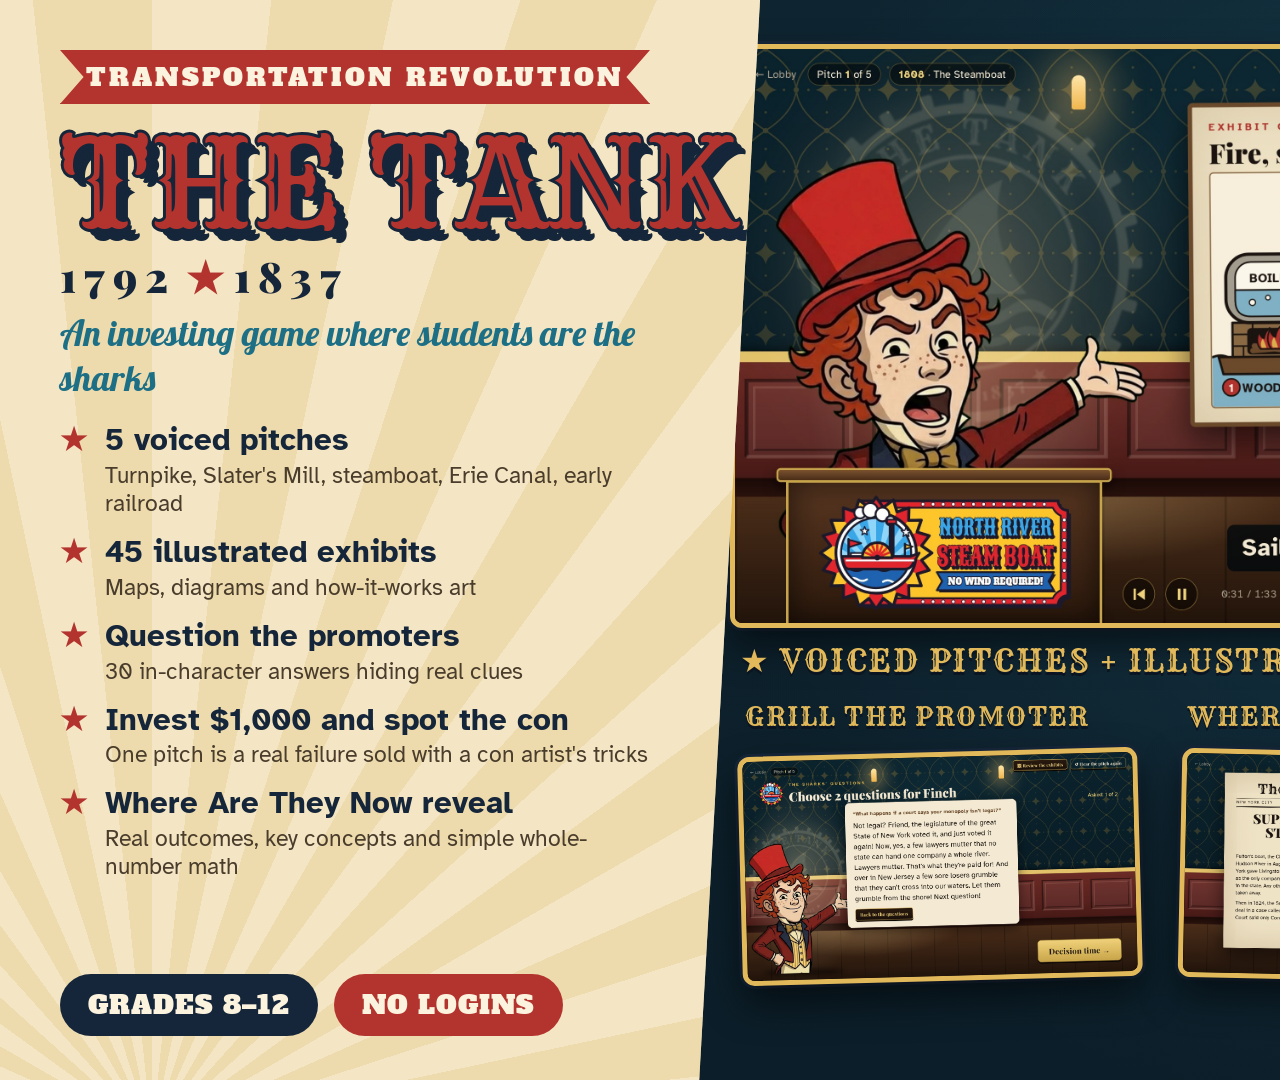
<file: brand/tpt/preview.html>
<!doctype html>
<html lang="en">
<head>
<meta charset="utf-8">
<title>TpT Preview</title>
<link rel="stylesheet" href="../../css/fonts.css">
<style>
  :root { --cream: #f4e6c4; --cream-2: #ead6a4; --paper: #fbf3de; --red: #b3342e; --navy: #16263a; --gold: #e2b95a; --teal: #1d6f86; }
  * { box-sizing: border-box; }
  html, body { margin: 0; }
  body { width: 1920px; height: 1080px; overflow: hidden; position: relative; font-family: 'Atkinson Hyperlegible', sans-serif; background: var(--navy); }

  /* left: playbill */
  .bill { position: absolute; left: 0; top: 0; bottom: 0; width: 760px; background: var(--cream); overflow: hidden;
    clip-path: polygon(0 0, 100% 0, 92% 100%, 0 100%); }
  .bill .rays { position: absolute; inset: 0; background: repeating-conic-gradient(from 0deg at 20% 105%, var(--cream) 0 6deg, var(--cream-2) 6deg 12deg); opacity: .7; }
  .bill .inner { position: absolute; left: 60px; top: 50px; right: 110px; }
  .kick { display: inline-block; background: var(--red); color: var(--paper); font-family: 'Alfa Slab One', serif; font-size: 25px; letter-spacing: 3px; padding: 10px 26px; box-shadow: 0 5px 0 var(--navy);
    clip-path: polygon(0 0, 100% 0, 96% 50%, 100% 100%, 0 100%, 4% 50%); }
  .title { font-family: 'Rye', serif; font-size: 122px; line-height: 1; color: var(--red); margin: 18px 0 4px; white-space: nowrap;
    -webkit-text-stroke: 6px var(--navy); paint-order: stroke fill; text-shadow: 4px 4px 0 var(--navy), 8px 8px 0 var(--navy), 12px 12px 0 var(--navy); }
  .years { font-family: 'Playfair Display', serif; font-weight: 900; font-size: 42px; color: var(--navy); letter-spacing: 8px; }
  .years span { color: var(--red); margin: 0 10px; letter-spacing: 0; }
  .sub { font-family: 'Lobster', cursive; font-size: 36px; color: var(--teal); margin: 6px 0 22px; }
  ul.feat { list-style: none; margin: 0; padding: 0; }
  ul.feat li { display: flex; gap: 18px; align-items: baseline; font-size: 31px; line-height: 1.22; color: var(--navy); margin-bottom: 16px; font-weight: 700; }
  ul.feat li::before { content: '\2605'; color: var(--red); font-size: 30px; flex: none; }
  ul.feat li small { display: block; font-weight: 400; font-size: 23px; color: #4a3d2c; margin-top: 2px; }
  .pills { position: absolute; left: 60px; bottom: 44px; display: flex; gap: 16px; }
  .pill { background: var(--navy); color: var(--paper); border-radius: 40px; padding: 13px 28px; font-family: 'Alfa Slab One', serif; font-size: 26px; letter-spacing: 1px; }
  .pill.red { background: var(--red); }

  /* right: the screens */
  .wall { position: absolute; left: 640px; right: 0; top: 0; bottom: 0;
    background: linear-gradient(180deg, rgba(10,24,34,.2), rgba(10,24,34,.6)), radial-gradient(circle at 60% 40%, #1c4658, #0f2733 70%); }
  .shot { position: absolute; border-radius: 12px; overflow: hidden; border: 5px solid var(--gold); background: #000;
    box-shadow: 0 18px 36px rgba(0,0,0,.55), 0 0 0 3px var(--navy); }
  .shot img { display: block; width: 100%; }
  .label { position: absolute; font-family: 'Rye', serif; color: var(--gold); letter-spacing: 1.5px; text-shadow: 0 3px 0 #0b1420; white-space: nowrap; }
  .main { left: 730px; top: 44px; width: 1030px; }
  .l-main { left: 740px; top: 640px; font-size: 32px; }
  .s1 { left: 740px; top: 752px; width: 400px; transform: rotate(-1.5deg); }
  .s2 { left: 1180px; top: 752px; width: 400px; transform: rotate(1.2deg); }
  .ws { left: 1628px; top: 700px; width: 250px; transform: rotate(3deg); border-color: var(--paper); border-radius: 4px; }
  .l1 { left: 745px; top: 700px; font-size: 26px; }
  .l2 { left: 1188px; top: 700px; font-size: 26px; }
  .emblem { position: absolute; left: 1778px; top: 40px; width: 118px; filter: drop-shadow(0 6px 10px rgba(0,0,0,.5)); }
</style>
</head>
<body>
  <div class="wall"></div>
  <div class="shot main"><img src="shots/pitch.jpg" alt=""></div>
  <div class="label l-main">&#9733; VOICED PITCHES + ILLUSTRATED EXHIBITS</div>
  <div class="shot s1"><img src="shots/qa.jpg" alt=""></div>
  <div class="shot s2"><img src="shots/paper.jpg" alt=""></div>
  <div class="shot ws"><img src="handouts/tracker-1.jpg" alt=""></div>
  <div class="label l1">GRILL THE PROMOTER</div>
  <div class="label l2">WHERE ARE THEY NOW?</div>
    <img class="emblem" src="../logos/the-tank-badge.png" alt="">

  <div class="bill">
    <div class="rays"></div>
    <div class="inner">
      <div class="kick">TRANSPORTATION REVOLUTION</div>
      <div class="title">THE TANK</div>
      <div class="years">1792<span>&#9733;</span>1837</div>
      <div class="sub">An investing game where students are the sharks</div>
      <ul class="feat">
        <li><span>5 voiced pitches<small>Turnpike, Slater's Mill, steamboat, Erie Canal, early railroad</small></span></li>
        <li><span>45 illustrated exhibits<small>Maps, diagrams and how-it-works art</small></span></li>
        <li><span>Question the promoters<small>30 in-character answers hiding real clues</small></span></li>
        <li><span>Invest $1,000 and spot the con<small>One pitch is a real failure sold with a con artist's tricks</small></span></li>
        <li><span>Where Are They Now reveal<small>Real outcomes, key concepts and simple whole-number math</small></span></li>
      </ul>
    </div>
    <div class="pills"><div class="pill">GRADES 8&ndash;12</div><div class="pill red">NO LOGINS</div></div>
  </div>
</body>
</html>
</file>
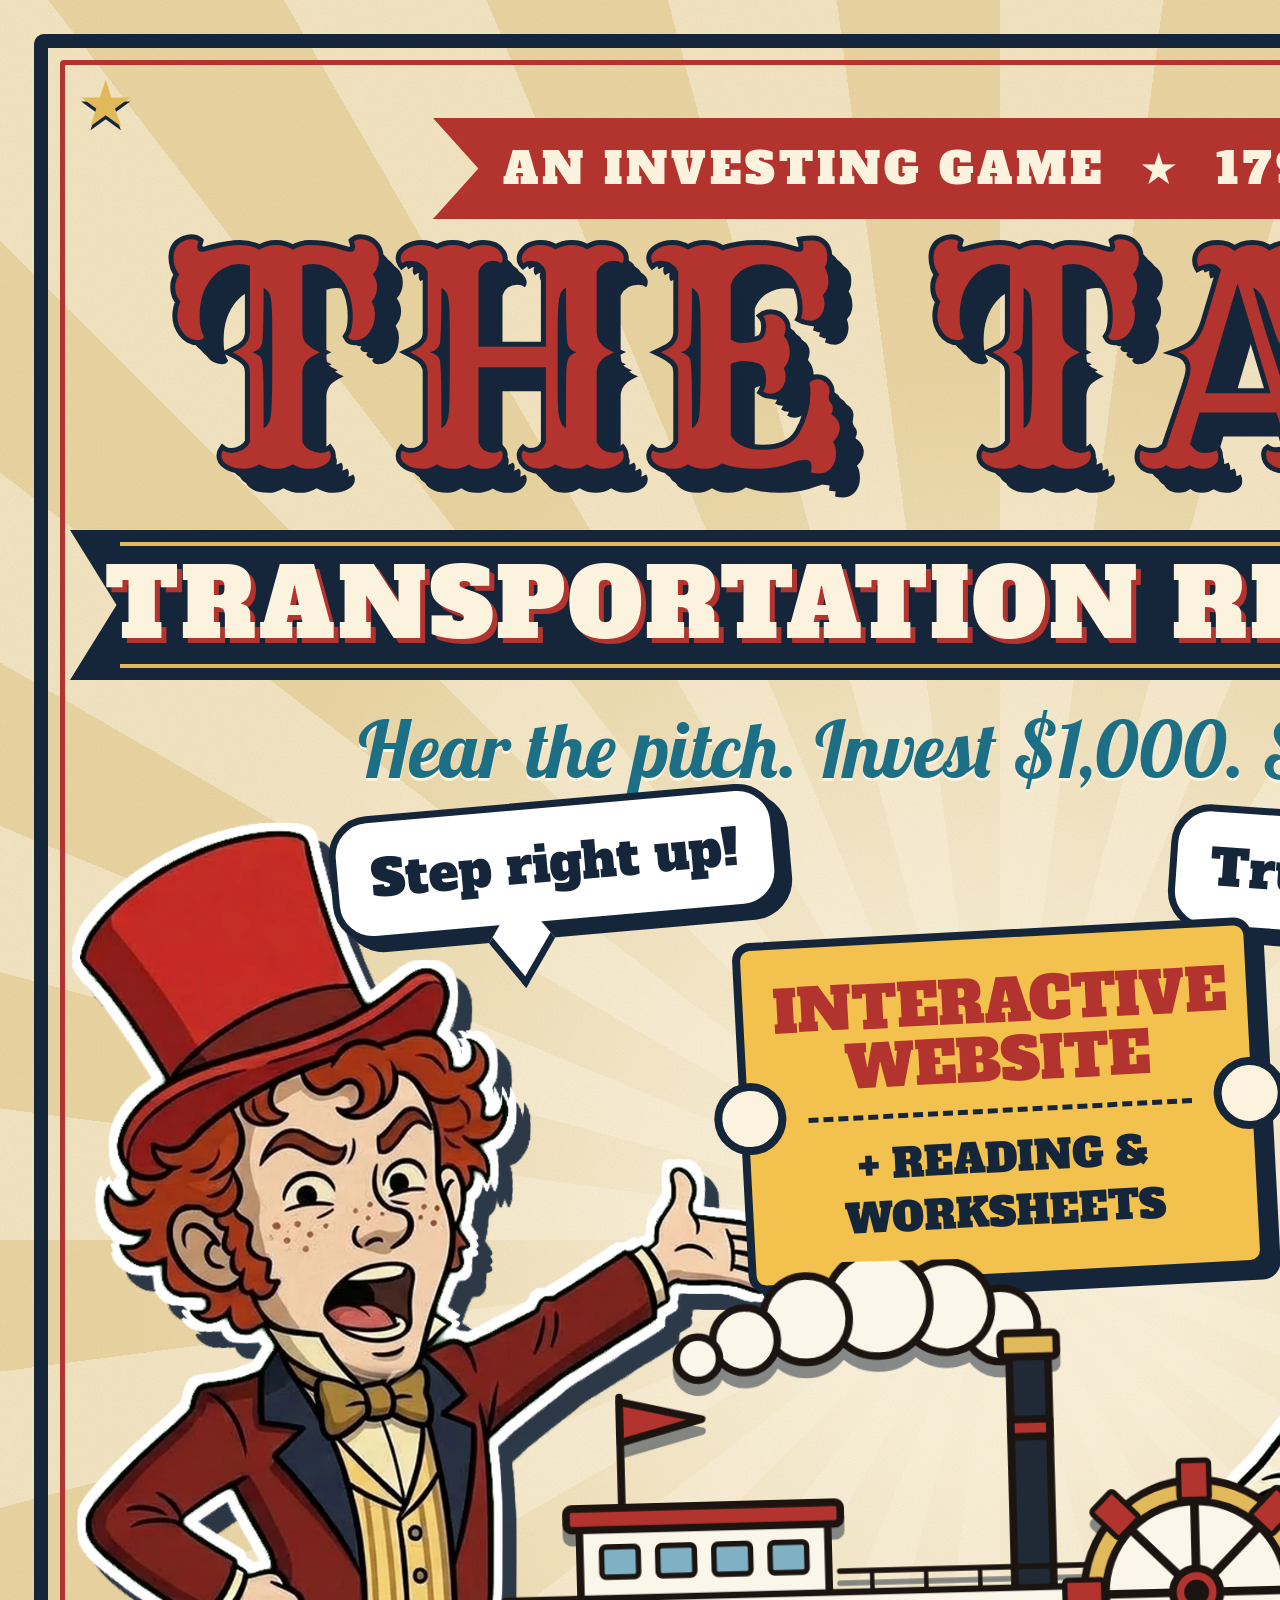
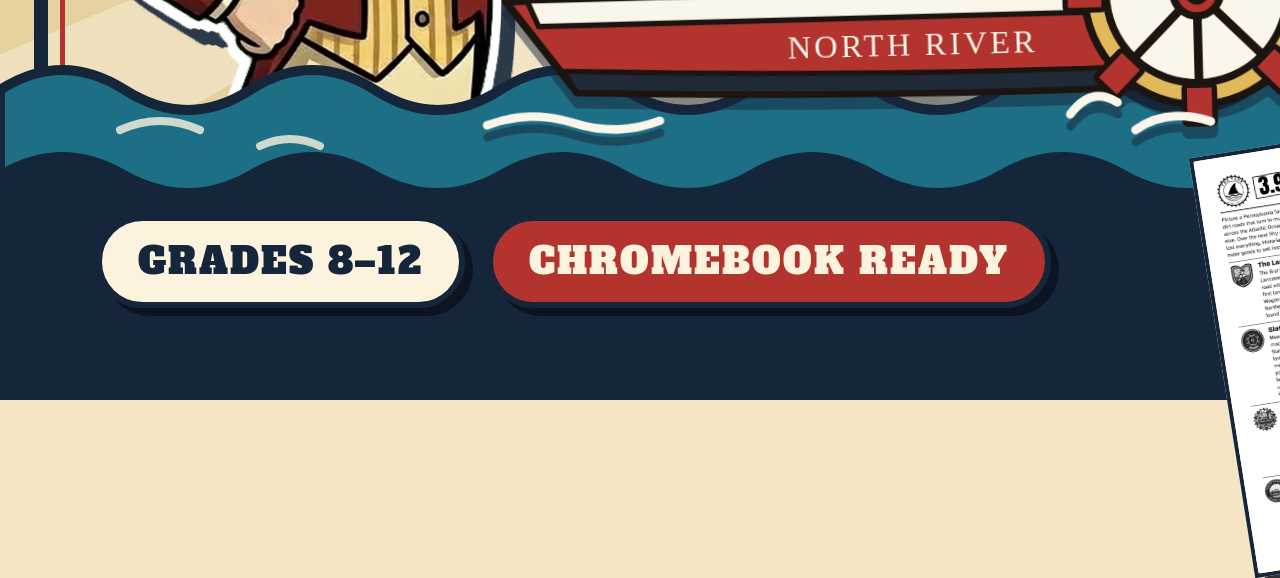
<file: brand/tpt/thumbnail.html>
<!doctype html>
<html lang="en">
<head>
<meta charset="utf-8">
<title>TpT Thumbnail</title>
<link rel="stylesheet" href="../../css/fonts.css">
<style>
  :root { --cream: #f4e6c4; --cream-2: #ead6a4; --paper: #fbf3de; --red: #b3342e; --navy: #16263a; --gold: #e2b95a; --teal: #1d6f86; --ink: #1b1410; }
  * { box-sizing: border-box; }
  html, body { margin: 0; }
  body { width: 2000px; height: 2000px; overflow: hidden; background: var(--cream); font-family: 'Atkinson Hyperlegible', sans-serif; position: relative; }
  .rays { position: absolute; inset: 0;
    background: repeating-conic-gradient(from 0deg at 50% 62%, var(--cream) 0deg 7.5deg, var(--cream-2) 7.5deg 15deg); }
  .rays::after { content: ''; position: absolute; inset: 0;
    background: radial-gradient(circle at 50% 62%, rgba(251,243,222,.95) 0 12%, rgba(251,243,222,0) 55%); }
  .grain { position: absolute; inset: 0; opacity: .22; mix-blend-mode: multiply;
    background-image: url("data:image/svg+xml,%3Csvg xmlns='http://www.w3.org/2000/svg' width='300' height='300'%3E%3Cfilter id='n'%3E%3CfeTurbulence type='fractalNoise' baseFrequency='.8' numOctaves='3'/%3E%3CfeColorMatrix values='0 0 0 0 .4 0 0 0 0 .3 0 0 0 0 .15 0 0 0 .5 0'/%3E%3C/filter%3E%3Crect width='300' height='300' filter='url(%23n)'/%3E%3C/svg%3E"); }
  .frame { position: absolute; inset: 34px; border: 14px solid var(--navy); border-radius: 10px; }
  .frame::after { content: ''; position: absolute; inset: 12px; border: 5px solid var(--red); border-radius: 4px; }
  .corner { position: absolute; width: 70px; height: 70px; color: var(--gold); font-size: 64px; line-height: 70px; text-align: center; font-family: Georgia, serif; text-shadow: 0 4px 0 var(--navy); }
  .c1 { left: 70px; top: 70px; } .c2 { right: 70px; top: 70px; }

  .ribbon { position: absolute; left: 50%; top: 118px; transform: translateX(-50%); background: var(--red); color: var(--paper);
    font-family: 'Alfa Slab One', serif; font-size: 44px; letter-spacing: 4px; padding: 20px 70px; white-space: nowrap;
    clip-path: polygon(0 0, 100% 0, 96% 50%, 100% 100%, 0 100%, 4% 50%); box-shadow: 0 8px 0 var(--navy); }
  .title { position: absolute; left: 0; right: 0; top: 215px; text-align: center; white-space: nowrap; font-family: 'Rye', serif; font-size: 292px; line-height: 1; color: var(--red);
    -webkit-text-stroke: 10px var(--navy); paint-order: stroke fill;
    text-shadow: 6px 6px 0 var(--navy), 12px 12px 0 var(--navy), 18px 18px 0 var(--navy), 24px 24px 0 var(--navy); letter-spacing: 6px; }
  .years { position: absolute; left: 0; right: 0; top: 548px; text-align: center; font-family: 'Playfair Display', serif; font-weight: 900; font-size: 84px; color: var(--navy); letter-spacing: 16px; }
  .years span { color: var(--red); letter-spacing: 0; margin: 0 26px; }
  .band { position: absolute; left: 70px; right: 70px; top: 530px; height: 150px; background: var(--navy); display: grid; place-items: center;
    clip-path: polygon(0 0, 100% 0, 97.5% 50%, 100% 100%, 0 100%, 2.5% 50%); }
  .band::before { content: ''; position: absolute; inset: 12px 50px; border-top: 4px solid var(--gold); border-bottom: 4px solid var(--gold); }
  .band span { position: relative; font-family: 'Alfa Slab One', serif; font-size: 94px; letter-spacing: 3px; color: var(--paper); white-space: nowrap;
    text-shadow: 5px 5px 0 var(--red); }
  .tag { position: absolute; left: 0; right: 0; top: 700px; text-align: center; font-family: 'Lobster', cursive; font-size: 78px; color: var(--teal); text-shadow: 0 3px 0 var(--paper); }

  .who { position: absolute; bottom: 290px; }
  .who img { display: block; height: 100%; width: auto;
    filter: drop-shadow(8px 0 0 #fff) drop-shadow(-8px 0 0 #fff) drop-shadow(0 8px 0 #fff) drop-shadow(0 -8px 0 #fff) drop-shadow(14px 16px 0 rgba(22,38,58,.9)); }
  .finch { left: 80px; height: 880px; }
  .tibbs { right: 60px; height: 840px; }
  .bubble { position: absolute; background: #fff; border: 7px solid var(--navy); border-radius: 40px; padding: 22px 34px; font-family: 'Alfa Slab One', serif; font-size: 50px; color: var(--navy); box-shadow: 10px 10px 0 var(--navy); white-space: nowrap; }
  .bubble::after { content: ''; position: absolute; bottom: -46px; width: 50px; height: 50px; background: #fff; border-right: 7px solid var(--navy); border-bottom: 7px solid var(--navy); }
  .b1 { left: 330px; top: 800px; transform: rotate(-5deg); } .b1::after { left: 150px; transform: rotate(45deg) skew(10deg,10deg); }
  .b2 { right: 300px; top: 820px; transform: rotate(4deg); } .b2::after { right: 160px; transform: rotate(45deg) skew(10deg,10deg); }

  .ticket { position: absolute; left: 50%; top: 930px; width: 520px; transform: translateX(-50%) rotate(-3deg); background: #f2c14e; border: 8px solid var(--navy);
    border-radius: 18px; padding: 34px 30px; text-align: center; box-shadow: 12px 12px 0 var(--navy); }
  .ticket::before, .ticket::after { content: ''; position: absolute; top: 50%; width: 56px; height: 56px; border-radius: 50%; background: var(--paper); border: 8px solid var(--navy); transform: translateY(-50%); }
  .ticket::before { left: -34px; } .ticket::after { right: -34px; }
  .ticket .t1 { font-family: 'Alfa Slab One', serif; font-size: 58px; line-height: 1.02; color: var(--red); }
  .ticket .t2 { font-family: 'Alfa Slab One', serif; font-size: 40px; color: var(--navy); margin-top: 10px; }
  .ticket .dash { border-top: 5px dashed var(--navy); margin: 18px 30px; }

  .sea { position: absolute; left: 0; right: 0; bottom: 0; height: 430px; }
  .sea svg { position: absolute; inset: 0; width: 100%; height: 100%; }
  .boat { position: absolute; left: 50%; bottom: 245px; width: 1080px; transform: translateX(-50%) rotate(-1.5deg); filter: drop-shadow(0 12px 0 rgba(22,38,58,.5)); }
  .boat img { width: 100%; display: block; }
  .bottom { position: absolute; left: 96px; bottom: 92px; display: flex; gap: 22px; z-index: 6; }
  .pill { background: var(--paper); color: var(--navy); border: 6px solid var(--navy); border-radius: 60px; padding: 16px 36px; font-family: 'Alfa Slab One', serif; font-size: 36px; letter-spacing: 2px; box-shadow: 8px 8px 0 #0b1420; }
  .pill.red { background: var(--red); color: var(--paper); }
.sheets { position: absolute; right: 0; bottom: 0; width: 800px; height: 420px; z-index: 5; }
  .sheet { position: absolute; width: 330px; background: #fff; border: 4px solid var(--navy); box-shadow: 10px 10px 0 rgba(11,20,32,.85); }
  .sheet img { display: block; width: 100%; }
  .s1 { left: 20px; top: 150px; transform: rotate(-9deg); }
  .s2 { left: 420px; top: 140px; transform: rotate(8deg); }
  .s3 { left: 225px; top: 70px; transform: rotate(-1deg); z-index: 2; }
</style>
</head>
<body>
  <div class="rays"></div><div class="grain"></div>
  <div class="frame"></div>
  <div class="corner c1">&#9733;</div><div class="corner c2">&#9733;</div>

  <div class="ribbon">AN INVESTING GAME &nbsp;&#9733;&nbsp; 1792&ndash;1837</div>
  <div class="title">THE TANK</div>
  <div class="band"><span>TRANSPORTATION REVOLUTION</span></div>
  <div class="tag">Hear the pitch. Invest $1,000. Spot the con.</div>

  <div class="who finch"><img src="../../assets/sprites/steamboat/open.webp" alt=""></div>
  <div class="who tibbs"><img src="../../assets/sprites/northerncross/mid.webp" alt=""></div>
  <div class="bubble b1">Step right up!</div>
  <div class="bubble b2">Trust me, friend!</div>

  <div class="ticket"><div class="t1">INTERACTIVE<br>WEBSITE</div><div class="dash"></div><div class="t2">+ READING &amp; WORKSHEETS</div></div>

  <div class="sea">
    <svg viewBox="0 0 2000 430" preserveAspectRatio="none">
      <path d="M0 120 Q 62 80 125 120 T 250 120 T 375 120 T 500 120 T 625 120 T 750 120 T 875 120 T 1000 120 T 1125 120 T 1250 120 T 1375 120 T 1500 120 T 1625 120 T 1750 120 T 1875 120 T 2000 120 V430 H0 Z" fill="#1d6f86" stroke="#16263a" stroke-width="10"/>
      <path d="M0 200 Q 62 164 125 200 T 250 200 T 375 200 T 500 200 T 625 200 T 750 200 T 875 200 T 1000 200 T 1125 200 T 1250 200 T 1375 200 T 1500 200 T 1625 200 T 1750 200 T 1875 200 T 2000 200 V430 H0 Z" fill="#16263a"/>
      <g fill="none" stroke="#fbf3de" stroke-width="8" stroke-linecap="round" opacity=".8">
        <path d="M120 160 q 40 -18 80 0"/><path d="M1650 150 q 40 -18 80 0"/><path d="M1780 170 q 30 -14 60 0"/><path d="M260 176 q 30 -14 60 0"/>
      </g>
    </svg>
  </div>
  <div class="boat"><img src="steamboat.svg" alt=""></div>
  <div class="sheets">
    <div class="sheet s1"><img src="handouts/reading-1.jpg" alt=""></div>
    <div class="sheet s2"><img src="handouts/thesis.jpg" alt=""></div>
    <div class="sheet s3"><img src="handouts/tracker-1.jpg" alt=""></div>
  </div>
  <div class="bottom"><div class="pill">GRADES 8&ndash;12</div><div class="pill red">CHROMEBOOK READY</div></div>
</body>
</html>
</file>
<file: css/fonts.css>
/* Self-hosted fonts (latin subset), so the site works even where Google Fonts is blocked. */
@font-face { font-family: 'Abril Fatface'; font-style: normal; font-weight: 400; font-display: swap; src: url(../assets/fonts/abril-fatface-400.woff2) format('woff2'); }
@font-face { font-family: 'Alfa Slab One'; font-style: normal; font-weight: 400; font-display: swap; src: url(../assets/fonts/alfa-slab-one-400.woff2) format('woff2'); }
@font-face { font-family: 'Atkinson Hyperlegible'; font-style: italic; font-weight: 400; font-display: swap; src: url(../assets/fonts/atkinson-hyperlegible-400-italic.woff2) format('woff2'); }
@font-face { font-family: 'Atkinson Hyperlegible'; font-style: normal; font-weight: 400; font-display: swap; src: url(../assets/fonts/atkinson-hyperlegible-400.woff2) format('woff2'); }
@font-face { font-family: 'Atkinson Hyperlegible'; font-style: normal; font-weight: 700; font-display: swap; src: url(../assets/fonts/atkinson-hyperlegible-700.woff2) format('woff2'); }
@font-face { font-family: 'Lobster'; font-style: normal; font-weight: 400; font-display: swap; src: url(../assets/fonts/lobster-400.woff2) format('woff2'); }
@font-face { font-family: 'Playfair Display'; font-style: italic; font-weight: 700; font-display: swap; src: url(../assets/fonts/playfair-display-700-italic.woff2) format('woff2'); }
@font-face { font-family: 'Playfair Display'; font-style: normal; font-weight: 700; font-display: swap; src: url(../assets/fonts/playfair-display-700.woff2) format('woff2'); }
@font-face { font-family: 'Playfair Display'; font-style: normal; font-weight: 900; font-display: swap; src: url(../assets/fonts/playfair-display-900.woff2) format('woff2'); }
@font-face { font-family: 'Rye'; font-style: normal; font-weight: 400; font-display: swap; src: url(../assets/fonts/rye-400.woff2) format('woff2'); }
@font-face { font-family: 'Sancreek'; font-style: normal; font-weight: 400; font-display: swap; src: url(../assets/fonts/sancreek-400.woff2) format('woff2'); }
</file>
<file: css/style.css>
/* The Tank: a Shark Tank set, lit by gaslight, in the early republic.
   Everything is sized in cqw (percent of the 16:9 screen width) so it reads the same on a
   projector, a laptop and a Chromebook. */

:root {
  --night: #07090c;
  --tank: #0b2230;          /* the blue wash of the set */
  --tank-2: #12394b;
  --water: #2b8fa8;
  --wood: #3a2415;
  --wood-2: #5a3822;
  --brass: #c9a54a;
  --brass-2: #f0d27a;
  --cream: #f4ead3;
  --paper: #efe3c6;
  --ink: #1b1410;
  --red: #b3342e;
  --green: #4f8a4a;
  --muted: #a99f8c;
  --display: 'Rye', 'Playfair Display', Georgia, serif;
  --serif: 'Playfair Display', Georgia, serif;
  --sans: 'Atkinson Hyperlegible', system-ui, sans-serif;
}

* { box-sizing: border-box; }
html, body { margin: 0; height: 100%; }
body {
  background: var(--night);
  color: var(--cream);
  font-family: var(--sans);
  display: grid;
  place-items: center;
  overflow: hidden;
}

/* 16:9 screen, letterboxed */
.screen {
  position: relative;
  width: min(100vw, 177.78vh);
  height: min(56.25vw, 100vh);
  container-type: size;
  overflow: hidden;
  background: var(--tank);
  font-size: 1.6cqw;
}

button { font: inherit; color: inherit; cursor: pointer; }
button:focus-visible, input:focus-visible, select:focus-visible { outline: 0.25cqw solid var(--brass-2); outline-offset: 0.2cqw; }

/* ---------- the set ---------- */
.set { position: absolute; inset: 0; }
.set .wall {            /* patterned wallpaper */
  position: absolute; inset: 0 0 22% 0;
  background:
    radial-gradient(ellipse 45% 65% at 50% 22%, rgba(90,190,220,.18), transparent 70%),
    linear-gradient(180deg, rgba(4,14,20,.1), rgba(4,14,20,.5)),
    url("data:image/svg+xml,%3Csvg xmlns='http://www.w3.org/2000/svg' viewBox='0 0 60 80'%3E%3Cg fill='none' stroke='%23d9b04c' stroke-width='1.4'%3E%3Cpath d='M30 0 Q58 18 60 40 Q58 62 30 80 Q2 62 0 40 Q2 18 30 0 Z'/%3E%3C/g%3E%3Cg fill='%23d9b04c'%3E%3Cpath d='M30 29 Q32 38 41 40 Q32 42 30 51 Q28 42 19 40 Q28 38 30 29 Z'/%3E%3Ccircle cx='30' cy='0' r='2.6'/%3E%3Ccircle cx='30' cy='80' r='2.6'/%3E%3Ccircle cx='0' cy='40' r='2.6'/%3E%3Ccircle cx='60' cy='40' r='2.6'/%3E%3Ccircle cx='30' cy='18' r='1.2'/%3E%3Ccircle cx='30' cy='62' r='1.2'/%3E%3Ccircle cx='12' cy='40' r='1.2'/%3E%3Ccircle cx='48' cy='40' r='1.2'/%3E%3C/g%3E%3C/svg%3E") 0 0 / 6cqw 8cqw,
    linear-gradient(180deg, #123746 0%, #0e2d3a 60%, #0a222d 100%);
}
.set .wall::before {       /* tone the pattern down so the stage light and emblem stand out */
  content: ''; position: absolute; inset: 0; background: rgba(9,28,37,.7);
}
.set .wall::after {        /* painted wainscot: raised panels, chair rail, baseboard */
  content: ''; position: absolute; left: 0; right: 0; bottom: 0; height: 30%;
  background:
    linear-gradient(180deg, rgba(0,0,0,0) 86%, #1a0a07 86%, #2a120d 100%),
    url("data:image/svg+xml,%3Csvg xmlns='http://www.w3.org/2000/svg' viewBox='0 0 100 100' preserveAspectRatio='none'%3E%3Crect x='9' y='16' width='82' height='66' fill='rgba(255,255,255,0.05)'/%3E%3Cpath d='M9 82 V16 H91' fill='none' stroke='rgba(0,0,0,0.45)' stroke-width='3'/%3E%3Cpath d='M91 16 V82 H9' fill='none' stroke='rgba(255,220,200,0.16)' stroke-width='3'/%3E%3Cpath d='M15 76 V22 H85' fill='none' stroke='rgba(255,220,200,0.12)' stroke-width='2'/%3E%3Cpath d='M85 22 V76 H15' fill='none' stroke='rgba(0,0,0,0.35)' stroke-width='2'/%3E%3C/svg%3E") 0 0 / 12.5cqw 86% repeat-x,
    linear-gradient(180deg, #6b2a25 0%, #56201c 60%, #3f1613 100%);
  border-top: 1.1cqw solid transparent;
  border-image: linear-gradient(180deg, #e2c16a 0 18%, #8a6a2c 18% 40%, #3b2412 40% 100%) 1;
  box-shadow: 0 -.3cqw .8cqw rgba(0,0,0,.45);
}
.set .floor {
  position: absolute; left: 0; right: 0; bottom: 0; height: 22%;
  background:
    radial-gradient(ellipse 35% 80% at 30% 0%, rgba(255,220,150,.28), transparent 70%),
    repeating-linear-gradient(90deg, rgba(0,0,0,.25) 0 0.2cqw, transparent 0.2cqw 6cqw),
    linear-gradient(180deg, #4a2d19, #22140b);
}
.set .lamp { position: absolute; top: 12%; width: 2cqw; height: 5cqw; border-radius: 1cqw 1cqw 0.3cqw 0.3cqw;
  background: linear-gradient(#ffe6a8, #f0b44a); box-shadow: 0 0 4cqw 2cqw rgba(255,200,110,.35); }
.set .lamp { top: 4.5%; width: 1.4cqw; height: 3.4cqw; }
.set .lamp.l { left: 33%; } .set .lamp.r { right: 33%; }
.set .sign {
  position: absolute; top: 3.5%; left: 50%; transform: translateX(-50%);
  font-family: var(--display); font-size: 3cqw; letter-spacing: .3cqw; color: var(--brass-2);
  padding: .4cqw 2cqw; border: .3cqw solid var(--brass); border-radius: .4cqw;
  background: rgba(0,0,0,.35); text-shadow: 0 0 1.2cqw rgba(240,210,122,.5);
}
.spot { position: absolute; pointer-events: none; inset: 0;
  background: radial-gradient(ellipse 22% 70% at var(--spot-x, 25%) 55%, rgba(255,236,190,.18), transparent 70%); }

/* ---------- common UI ---------- */
.btn {
  display: inline-flex; align-items: center; gap: .6em; justify-content: center;
  padding: .7em 1.4em; border-radius: .5em; border: .15cqw solid var(--brass);
  background: linear-gradient(180deg, #2a1a0f, #1a100a); color: var(--brass-2);
  font-family: var(--serif); font-weight: 700; font-size: 1.5cqw; letter-spacing: .02em;
  box-shadow: 0 .3cqw 0 #0a0604, 0 0 0 transparent; transition: transform .08s, box-shadow .2s;
}
.btn:hover { box-shadow: 0 .3cqw 0 #0a0604, 0 0 1.5cqw rgba(240,210,122,.25); }
.btn:active { transform: translateY(.2cqw); box-shadow: 0 .1cqw 0 #0a0604; }
.btn.primary { background: linear-gradient(180deg, var(--brass-2), var(--brass)); color: var(--ink); border-color: #7d6224; }
.btn.ghost { background: transparent; border-color: rgba(201,165,74,.5); color: var(--cream); }
.btn.big { font-size: 2cqw; }
.btn.small { font-size: 1.1cqw; padding: .45em .9em; }
.btn[disabled] { opacity: .4; cursor: default; }

.kicker { font-family: var(--sans); text-transform: uppercase; letter-spacing: .25em; font-size: 1.1cqw; color: var(--brass); font-weight: 700; }
.panel {
  background: rgba(5,12,18,.78); border: .15cqw solid rgba(201,165,74,.45); border-radius: .8cqw;
  box-shadow: 0 1cqw 3cqw rgba(0,0,0,.5); backdrop-filter: blur(4px);
}
.topbar {
  position: absolute; top: 1.4cqw; left: 1.6cqw; right: 1.6cqw; display: flex; justify-content: space-between; align-items: center;
  z-index: 5; pointer-events: none;
}
.topbar > * { pointer-events: auto; }
.chip { font-size: 1.05cqw; padding: .35em .8em; border-radius: 99em; background: rgba(0,0,0,.45); border: .1cqw solid rgba(201,165,74,.4); color: var(--cream); }
.chip b { color: var(--brass-2); }
.homebtn { background: none; border: none; color: var(--muted); font-size: 1.05cqw; }
.homebtn:hover { color: var(--cream); }

/* ---------- lobby ---------- */
.lobby { position: absolute; inset: 0; display: grid; place-items: center; text-align: center; }
.marquee { position: relative; padding: 2.4cqw 5cqw 2.2cqw; }
.marquee .bulbs { position: absolute; inset: 0; border: .5cqw solid var(--brass); border-radius: 1.2cqw;
  background: rgba(0,0,0,.35);
  box-shadow: inset 0 0 0 .5cqw #0b0704, 0 0 3cqw rgba(240,210,122,.25); }
.marquee .bulbs::before { content: ''; position: absolute; inset: .55cqw; border-radius: .8cqw;
  background: radial-gradient(circle, #ffe9a8 0 .28cqw, transparent .32cqw) 0 0 / 1.6cqw 1.6cqw;
  -webkit-mask: linear-gradient(#000 0 0) content-box, linear-gradient(#000 0 0); -webkit-mask-composite: xor; mask-composite: exclude;
  padding: .45cqw; animation: bulbs 1.6s steps(2) infinite; }
@keyframes bulbs { 50% { opacity: .55; } }
.marquee h1 { position: relative; margin: 0; font-family: var(--display); font-weight: 400; font-size: 9cqw; line-height: .95; color: var(--brass-2);
  text-shadow: 0 .4cqw 0 #6b4f1a, 0 0 2.5cqw rgba(240,210,122,.45); letter-spacing: .2cqw; }
.marquee .years { position: relative; font-family: var(--serif); font-size: 2.4cqw; color: var(--cream); letter-spacing: .6cqw; margin-top: .6cqw; }
.lobby .sub { background: rgba(5,12,18,.72); padding: .8cqw 1.6cqw; border-radius: .6cqw; font-size: 1.6cqw; color: var(--cream); max-width: 58cqw; margin: 2.2cqw auto 2.4cqw; line-height: 1.4; }
.lobby .choices { display: flex; gap: 1.6cqw; justify-content: center; flex-wrap: wrap; }
.lobby .meta { margin-top: 1.8cqw; font-size: 1.1cqw; color: var(--muted); }
.fin { position: absolute; bottom: 21%; width: 7cqw; height: 5cqw; background: #1a4a5e; clip-path: polygon(0 100%, 60% 0, 100% 100%); opacity: .7; animation: swim 14s linear infinite; }
@keyframes swim { from { left: -8%; } to { left: 108%; } }

/* ---------- character ---------- */
.actor { position: absolute; bottom: 4%; left: 4%; height: 84%; aspect-ratio: 400 / 520; z-index: 2; transition: left .9s cubic-bezier(.2,.8,.2,1), opacity .5s; }
.actor.offstage { left: -40%; opacity: 0; }
.actor:has(.sprite) { bottom: 0; }
.actor svg.char, .actor .sprite { width: 100%; height: 100%; display: block; overflow: visible; }
.actor .sprite { position: relative; }
.actor .sprite img { position: absolute; inset: 0; width: 100%; height: 100%; object-fit: contain; object-position: bottom; visibility: hidden; }
.actor .bob, .actor .sprite { animation: breathe 3.2s ease-in-out infinite; transform-origin: 50% 100%; }
.actor.talking .bob, .actor.talking .sprite { animation-duration: 1.6s; }
@keyframes breathe { 50% { transform: translateY(-.4%) scaleY(1.006); } }
.actor .m-mid, .actor .m-open, .actor .eyes-shut { display: none; }
.actor[data-mouth="mid"] .m-closed, .actor[data-mouth="open"] .m-closed { display: none; }
.actor[data-mouth="mid"] .m-mid, .actor[data-mouth="open"] .m-open { display: inline; }
.actor[data-blink="1"] .eyes-open { display: none; }
.actor[data-blink="1"] .eyes-shut { display: inline; }
.actor .shadow { position: absolute; left: 12%; right: 12%; bottom: -2%; height: 5%; border-radius: 50%; background: rgba(0,0,0,.45); filter: blur(.6cqw); z-index: -1; }

/* ---------- intro (the hallway) ---------- */
.intro { position: absolute; inset: 0; }
.intro .card { position: absolute; right: 4%; top: 12%; width: 52%; padding: 1.8cqw 2.6cqw; }
.intro .year { font-family: var(--display); font-size: 7cqw; line-height: .9; color: var(--brass-2); text-shadow: 0 .4cqw 0 #6b4f1a; }
.intro .place { font-family: var(--serif); font-style: italic; font-size: 2cqw; color: var(--cream); margin: .2cqw 0 1cqw; }
.intro .who { font-family: var(--serif); font-size: 3cqw; font-weight: 900; color: var(--cream); margin: 0; }
.intro .role { color: var(--muted); font-size: 1.35cqw; margin: .3cqw 0 1cqw; }
.intro .tagline { font-style: italic; font-size: 1.4cqw; margin-bottom: 1cqw; }
.intro .seeking { border-top: .12cqw solid rgba(201,165,74,.4); padding-top: 1cqw; font-size: 1.5cqw; }
.intro .seeking b { color: var(--brass-2); font-family: var(--serif); }
.prospectus { display: grid; grid-template-columns: auto 1fr; gap: .45cqw 1.2cqw; margin: 1.1cqw 0 0; font-size: 1.3cqw; line-height: 1.3; }
.prospectus dt { color: var(--brass); font-weight: 700; text-transform: uppercase; letter-spacing: .08em; font-size: .95cqw; padding-top: .2cqw; }
.prospectus dd { margin: 0; color: var(--cream); }
.intro .go { margin-top: 1.4cqw; display: flex; gap: 1cqw; align-items: center; }
.door { position: absolute; left: 3%; top: 10%; width: 36%; height: 72%; border: .5cqw solid var(--brass); border-bottom: none; border-radius: 16cqw 16cqw 0 0;
  background: radial-gradient(ellipse at 50% 100%, rgba(255,230,170,.35), rgba(0,0,0,.6) 70%); }
.stamp-year { animation: stampin .5s cubic-bezier(.2,1.6,.4,1) both; }
@keyframes stampin { from { transform: scale(1.6); opacity: 0; } }

/* ---------- pitch ---------- */
.easel { position: absolute; right: 2.5%; top: 9%; width: 53%; z-index: 3; perspective: 120cqw; }
.exhibit {
  position: relative; background: var(--paper); color: var(--ink); border-radius: .5cqw;
  box-shadow: 0 1.4cqw 3cqw rgba(0,0,0,.55), inset 0 0 6cqw rgba(120,90,40,.22);
  padding: 1.3cqw 1.6cqw 1.4cqw; display: flex; flex-direction: column; gap: .5cqw;
  border: .45cqw solid #6b4a2b; transform: rotate(-.5deg);
  animation: flip .45s cubic-bezier(.2,.9,.3,1.2) both;
}
@keyframes flip { from { transform: rotate(-.5deg) translateY(-4%) rotateX(35deg); opacity: 0; } }
.ex-head { display: flex; justify-content: space-between; align-items: center; }
.exhibit .label { font-weight: 700; letter-spacing: .3em; font-size: 1cqw; color: var(--red); text-transform: uppercase; }
.dots { display: flex; gap: .35cqw; }
.dots i { width: .7cqw; height: .7cqw; border-radius: 50%; border: .12cqw solid #8a6a44; }
.dots i.past { background: #8a6a44; }
.dots i.now { background: var(--red); border-color: var(--red); }
.ex-title { font-family: var(--serif); font-weight: 900; font-size: 2.7cqw; line-height: 1.05; }
.ex-body { flex: 1; min-height: 0; display: grid; grid-template-columns: 63% 1fr; gap: 1.3cqw; align-items: start; }
.ex-art { width: 100%; aspect-ratio: 400 / 300; background: #f7efdc; border: .15cqw solid #8a6a44; border-radius: .4cqw; overflow: hidden; }
.ex-art svg { width: 100%; height: 100%; display: block; }
.ex-lead { font-weight: 700; font-size: 1.5cqw; line-height: 1.3; margin-bottom: .6cqw; color: #3b2e22; }
.ex-facts { margin: 0; padding-left: 1.2cqw; font-size: 1.32cqw; line-height: 1.35; color: #2a2019; }
.ex-facts li { margin-bottom: .45cqw; }
.ex-facts li::marker { color: var(--red); }

/* exhibit gallery */
.gallery { position: absolute; inset: 0; z-index: 30; background: #050b10; padding: 2.4cqw 3cqw; display: flex; flex-direction: column; }
.g-head { display: flex; justify-content: space-between; align-items: end; margin-bottom: 1.4cqw; }
.g-head h2 { font-family: var(--serif); font-size: 2.8cqw; margin: .2cqw 0 0; }
.g-grid { flex: 1; overflow: auto; display: grid; grid-template-columns: repeat(5, 1fr); gap: 1.2cqw; align-content: start; }
.g-thumb { padding: 0; border: .15cqw solid rgba(201,165,74,.5); border-radius: .6cqw; background: var(--paper); color: var(--ink); text-align: left; overflow: hidden; }
.g-thumb:hover { border-color: var(--brass-2); transform: translateY(-.2cqw); }
.g-art svg { width: 100%; display: block; aspect-ratio: 400 / 300; }
.g-cap { padding: .6cqw .8cqw; font-size: 1.15cqw; line-height: 1.25; }
.g-cap b { color: var(--red); margin-right: .3em; }
.g-one { position: relative; flex: 1; }
.g-one .exhibit { position: absolute; inset: 0 8% 1cqw; animation: none; transform: none; }
.g-one .ex-title { font-size: 3.2cqw; }
.g-one .ex-lead { font-size: 1.7cqw; }
.g-one .ex-facts { font-size: 1.55cqw; }
.g-nav { display: flex; justify-content: center; gap: 1cqw; }

.captions { position: absolute; left: 38%; right: 2.5%; bottom: 9%; z-index: 4; text-align: center; min-height: 11cqw; display: flex; align-items: flex-end; justify-content: center; }
.captions .line { display: inline; font-size: 2.35cqw; line-height: 1.45; font-weight: 700; padding: .25em .6em; border-radius: .3em;
  background: rgba(3,8,12,.82); box-decoration-break: clone; -webkit-box-decoration-break: clone; }
.captions .w { color: rgba(244,234,211,.45); transition: color .12s; }
.captions .w.said { color: var(--cream); }
.captions.off { display: none; }

.transport { position: absolute; left: 38%; right: 2.5%; bottom: 2.2%; z-index: 5; display: flex; align-items: center; gap: 1cqw; }
.transport .bar { flex: 1; height: .5cqw; background: rgba(255,255,255,.15); border-radius: 1cqw; overflow: hidden; cursor: pointer; }
.transport .bar i { display: block; height: 100%; width: 0; background: var(--brass); }
.transport .time { font-variant-numeric: tabular-nums; font-size: 1.05cqw; color: var(--muted); min-width: 8cqw; text-align: center; }
.icon { width: 3.2cqw; height: 3.2cqw; border-radius: 50%; border: .12cqw solid rgba(201,165,74,.6); background: rgba(0,0,0,.45); color: var(--brass-2);
  display: grid; place-items: center; font-size: 1.3cqw; padding: 0; }
.icon svg { width: 45%; height: 45%; fill: currentColor; }
.bigplay { position: absolute; left: 50%; top: 42%; transform: translate(-50%, -50%); z-index: 6; }

/* ---------- questions ---------- */
.qa { position: absolute; inset: 0; }
.qa .actor { height: 62%; left: 1%; bottom: 3%; }
.qa .head { position: absolute; left: 4%; top: 9%; right: 4%; display: flex; justify-content: space-between; align-items: end; }
.qa h2, .decide h2, .closed h2, .reveal h2 { font-family: var(--serif); font-weight: 900; font-size: 3.2cqw; margin: .2cqw 0 0; color: var(--cream); }
.qa .count { font-size: 1.4cqw; color: var(--brass-2); }
.qlist { position: absolute; right: 4%; top: 20%; width: 50%; display: flex; flex-direction: column; gap: .8cqw; }
.qbtn { text-align: left; padding: 1cqw 1.3cqw; border-radius: .6cqw; border: .12cqw solid rgba(201,165,74,.45); background: rgba(5,12,18,.8); font-size: 1.55cqw; line-height: 1.3; display: flex; gap: 1cqw; align-items: baseline; }
.qbtn .n { font-family: var(--display); color: var(--brass); font-size: 1.4cqw; min-width: 1.6cqw; }
.qbtn:hover { border-color: var(--brass-2); background: rgba(20,40,55,.9); }
.qbtn.asked { border-color: var(--water); background: rgba(43,143,168,.18); }
.qbtn.asked::after { content: 'asked'; margin-left: auto; font-size: .95cqw; text-transform: uppercase; letter-spacing: .15em; color: var(--water); }
.qbtn.spent { opacity: .38; }
.bubble { position: absolute; left: 26%; top: 20%; width: 44%; max-height: 64%; overflow: auto; padding: 1.8cqw 2cqw; background: var(--cream); color: var(--ink); border-radius: 1.2cqw;
  font-size: 1.85cqw; line-height: 1.45; box-shadow: 0 1cqw 3cqw rgba(0,0,0,.5); z-index: 4; }
.bubble::before { content: ''; position: absolute; left: -1.6cqw; top: 40%; border: 1cqw solid transparent; border-right: 1.6cqw solid var(--cream); }
.bubble .asked-q { font-weight: 700; color: #6b4a2b; font-size: 1.35cqw; margin-bottom: .8cqw; }
.bubble .caret { display: inline-block; width: .5ch; background: var(--ink); animation: blink 1s steps(2) infinite; }
@keyframes blink { 50% { opacity: 0; } }
.bubble .back { margin-top: 1.2cqw; }
.bubble .back .btn { font-size: 1.2cqw; }
.qa .foot { position: absolute; right: 4%; bottom: 5%; display: flex; gap: 1cqw; }

/* ---------- decision ---------- */
.decide, .closed { position: absolute; inset: 0; display: grid; place-items: center; }
.decide .panel, .closed .panel { width: 64%; padding: 2.6cqw 3.2cqw; text-align: center; }
.decide p, .closed p { font-size: 1.7cqw; line-height: 1.45; margin: .8cqw 0; }
.decide .rules { text-align: left; margin: 1.4cqw auto; max-width: 46cqw; font-size: 1.5cqw; line-height: 1.5; }
.decide .rules li { margin: .3cqw 0; }
.timer { font-family: var(--display); font-size: 7cqw; color: var(--brass-2); margin: .6cqw 0; font-variant-numeric: tabular-nums; }
.timer.done { color: var(--red); animation: blink 1s steps(2) 3; }
.final-banner { display: inline-block; background: var(--red); color: #fff; font-weight: 700; letter-spacing: .15em; text-transform: uppercase; font-size: 1.2cqw; padding: .4em 1em; border-radius: .3em; margin-bottom: .6cqw; }
.ledger { display: flex; gap: 1.2cqw; justify-content: center; align-items: stretch; margin: 1.4cqw 0; }
.ledger .cell { background: rgba(0,0,0,.35); border-radius: .6cqw; padding: .9cqw 1.4cqw; min-width: 13cqw; }
.ledger .cell .k { font-size: 1cqw; letter-spacing: .15em; text-transform: uppercase; color: var(--muted); }
.ledger .cell .v { font-family: var(--serif); font-weight: 900; font-size: 2.8cqw; color: var(--brass-2); font-variant-numeric: tabular-nums; }
.offer { display: flex; justify-content: center; align-items: center; gap: 1cqw; margin: 1cqw 0 1.4cqw; }
.offer label { font-size: 1.6cqw; }
.money { display: inline-flex; align-items: center; background: var(--cream); color: var(--ink); border-radius: .5cqw; padding: 0 .8cqw; font-size: 2.6cqw; font-family: var(--serif); font-weight: 900; }
.money input { width: 12cqw; border: none; background: transparent; font: inherit; color: inherit; padding: .4cqw .2cqw; }
.money input:focus { outline: none; }
input[type=range].slider { width: 60%; accent-color: var(--brass); }
.err { color: #ff9b8f; font-size: 1.3cqw; min-height: 1.6cqw; }

/* ---------- reveal ---------- */
.reveal { position: absolute; inset: 0; }
.paper {
  position: absolute; left: 42%; top: 48%; width: 64%; height: 80%; transform: translate(-50%, -50%) rotate(-.6deg);
  background: var(--paper); color: var(--ink); padding: 2cqw 3cqw; border-radius: .2cqw;
  box-shadow: 0 2cqw 5cqw rgba(0,0,0,.6), inset 0 0 8cqw rgba(120,90,40,.3);
  animation: spin-in .9s cubic-bezier(.2,.9,.3,1) both; display: flex; flex-direction: column;
}
@keyframes spin-in { from { transform: translate(-50%, -50%) rotate(-540deg) scale(.1); opacity: 0; } }
.paper .mast { text-align: center; border-bottom: .35cqw double var(--ink); padding-bottom: .4cqw; }
.paper .mast .name { font-family: var(--display); font-size: 3.4cqw; letter-spacing: .1cqw; }
.paper .mast .dateline { display: flex; justify-content: space-between; font-size: 1cqw; letter-spacing: .15em; text-transform: uppercase; border-top: .12cqw solid var(--ink); margin-top: .3cqw; padding-top: .3cqw; }
.paper h3 { font-family: var(--serif); font-weight: 900; font-size: 3.4cqw; line-height: 1.05; margin: 1cqw 0 .3cqw; text-align: center; text-transform: uppercase; }
.paper .subhead { font-family: var(--serif); font-style: italic; text-align: center; font-size: 1.7cqw; margin-bottom: 1cqw; }
.paper .cols { columns: 2; column-gap: 2.4cqw; column-rule: .1cqw solid rgba(27,20,16,.35); font-size: 1.32cqw; line-height: 1.42; flex: 1; overflow: hidden; }
.paper .cols p { margin: 0 0 .7cqw; }
.paper .impact { font-weight: 700; }
.payout-stamp {
  position: absolute; right: 2.5%; top: 38%; width: 21%; transform: rotate(-7deg); z-index: 3;
  border: .45cqw solid var(--red); color: var(--red); background: rgba(239,227,198,.9); border-radius: .6cqw; padding: .6cqw 1.4cqw; text-align: center;
  font-family: var(--serif); font-weight: 900; animation: stampin .45s cubic-bezier(.2,1.6,.4,1) 1s both;
}
.payout-stamp.win { border-color: var(--green); color: var(--green); }
.payout-stamp .k { font-size: 1.05cqw; letter-spacing: .2em; text-transform: uppercase; }
.payout-stamp .v { font-size: 4.2cqw; line-height: 1; }
.payout-stamp .x { font-family: var(--sans); font-size: 1.5cqw; margin-top: .3cqw; color: var(--ink); }
.payout-stamp .x b { font-family: var(--serif); font-size: 2.2cqw; }
.payout-stamp .eg { font-family: var(--sans); font-size: 1.2cqw; color: #3b2e22; font-weight: 700; margin-top: .3cqw; }
.payout-stamp .you { font-family: var(--sans); font-size: 1.2cqw; margin-top: .3cqw; color: var(--ink); }
.reveal .nav { position: absolute; bottom: 4%; right: 2.5%; width: 21%; display: flex; flex-direction: column-reverse; align-items: stretch; gap: .8cqw; z-index: 5; }
/* "why it mattered" and "big picture" */
.why { position: absolute; left: 3%; top: 6%; width: 72%; height: 90%; padding: 1.6cqw 2.2cqw; display: flex; flex-direction: column; gap: 1cqw; }
.why.big { width: 72%; }
.why h2 .yr { font-family: var(--sans); font-size: 1.6cqw; color: var(--brass); font-weight: 700; margin-left: .6em; }
.why-head { display: flex; justify-content: space-between; align-items: flex-start; gap: 1.5cqw; }
.why-art { width: 12.5cqw; flex: none; aspect-ratio: 400 / 300; background: #f7efdc; border-radius: .5cqw; overflow: hidden; border: .2cqw solid var(--brass); }
.why-art svg { width: 100%; height: 100%; display: block; }
.why-grid { display: grid; grid-template-columns: 1fr 1fr; gap: 2cqw; flex: 1; min-height: 0; }
.why-grid h3 { font-family: var(--serif); color: var(--brass-2); font-size: 1.8cqw; margin: 0 0 .6cqw; }
.why-grid ul { margin: 0; padding-left: 1.4cqw; font-size: 1.3cqw; line-height: 1.36; }
.why-grid li { margin-bottom: .55cqw; }
.why-grid li::marker { color: var(--brass); }
.why-connect { background: rgba(201,165,74,.15); border-left: .4cqw solid var(--brass); padding: .8cqw 1.2cqw; font-size: 1.4cqw; border-radius: .3cqw; }
.why-connect b { color: var(--brass-2); }
.timeline { list-style: none; display: grid; grid-template-columns: repeat(6, 1fr); gap: .8cqw; margin: .4cqw 0 .6cqw; padding: 0; position: relative; }
.timeline::before { content: ''; position: absolute; left: 2%; right: 2%; top: 1.3cqw; height: .25cqw; background: var(--brass); }
.timeline li { position: relative; padding-top: 3cqw; }
.timeline li::before { content: ''; position: absolute; top: .7cqw; left: 0; width: 1.3cqw; height: 1.3cqw; border-radius: 50%; background: var(--brass-2); border: .25cqw solid #0b2230; }
.timeline .ty { font-family: var(--display); color: var(--brass-2); font-size: 1.7cqw; }
.timeline .tt { font-weight: 700; font-size: 1.2cqw; margin: .2cqw 0; }
.timeline .td { font-size: 1.05cqw; color: var(--muted); line-height: 1.3; }
.why .lowell p { font-size: 1.5cqw; line-height: 1.45; margin: 0; background: rgba(43,143,168,.18); border: .12cqw solid var(--water); border-radius: .5cqw; padding: 1cqw 1.2cqw; }
.reveal .curtain { position: absolute; inset: 0; display: grid; place-items: center; text-align: center; }
.reveal .curtain .panel { padding: 3cqw 4cqw; width: 60%; }
.summary { width: 100%; border-collapse: collapse; font-size: 1.5cqw; margin: 1cqw 0; }
.summary th, .summary td { padding: .5cqw .8cqw; border-bottom: .1cqw solid rgba(201,165,74,.3); text-align: left; }
.summary td.num, .summary th.num { text-align: right; font-variant-numeric: tabular-nums; }
.summary tfoot td { font-weight: 700; color: var(--brass-2); border-bottom: none; font-size: 1.8cqw; }

/* ---------- teacher ---------- */
.teacher { position: absolute; inset: 0; display: flex; flex-direction: column; padding: 4.5cqw 3cqw 2cqw; }
.teacher h2 { font-family: var(--serif); font-size: 2.6cqw; margin: 0 0 1cqw; }
.tabs { display: flex; gap: .5cqw; border-bottom: .12cqw solid rgba(201,165,74,.4); margin-bottom: 1.4cqw; }
.tabs button { background: none; border: none; padding: .7cqw 1.2cqw; font-size: 1.3cqw; color: var(--muted); border-bottom: .3cqw solid transparent; }
.tabs button[aria-selected="true"] { color: var(--brass-2); border-color: var(--brass); }
.tpane { flex: 1; overflow: auto; font-size: 1.3cqw; line-height: 1.45; padding-right: 1cqw; }
.tpane h3 { font-family: var(--serif); font-size: 1.8cqw; margin: 1.4cqw 0 .6cqw; color: var(--brass-2); }
.tpane .row { display: flex; gap: 1.2cqw; align-items: center; margin: .8cqw 0; flex-wrap: wrap; }
.tpane select, .tpane input[type=number], .tpane input[type=text], .tpane input[type=password] {
  font: inherit; background: var(--cream); color: var(--ink); border: none; border-radius: .4cqw; padding: .4cqw .7cqw; }
.order { list-style: none; padding: 0; margin: .6cqw 0; display: flex; flex-direction: column; gap: .5cqw; max-width: 60cqw; }
.order li { display: flex; align-items: center; gap: 1cqw; background: rgba(0,0,0,.35); border-radius: .4cqw; padding: .5cqw .9cqw; }
.order li .n { font-family: var(--display); color: var(--brass); width: 2cqw; }
.order li .t { flex: 1; }
.lock { position: absolute; inset: 0; display: grid; place-items: center; }
.lock .panel { padding: 3cqw 3.6cqw; width: 44%; text-align: center; }
.lock input { font-size: 1.8cqw; width: 100%; margin: 1.2cqw 0 .6cqw; padding: .6cqw 1cqw; border-radius: .5cqw; border: none; background: var(--cream); color: var(--ink); text-align: center; }
.calc { border-collapse: collapse; font-size: 1.4cqw; }
.calc td, .calc th { padding: .4cqw .8cqw; text-align: left; border-bottom: .1cqw solid rgba(201,165,74,.25); }
.calc td.num { text-align: right; font-variant-numeric: tabular-nums; }
.calc input { width: 9cqw; }
.note-list { margin: .3cqw 0 1cqw 1.2cqw; padding: 0; }
.note-list li { margin: .3cqw 0; }
.faqnote { margin: .5cqw 0 .9cqw; }
.faqnote .q { font-weight: 700; }
.faqnote .n { color: var(--muted); }
.board { border-collapse: collapse; font-size: 1.3cqw; margin-top: .6cqw; }
.board td, .board th { padding: .35cqw .7cqw; border-bottom: .1cqw solid rgba(201,165,74,.25); }
.board td.num { text-align: right; font-variant-numeric: tabular-nums; }
.board input { width: 7cqw; }
.board input.name { width: 12cqw; }

.toast { position: absolute; left: 50%; bottom: 4%; transform: translateX(-50%); background: var(--cream); color: var(--ink); padding: .6cqw 1.4cqw; border-radius: .5cqw; font-size: 1.3cqw; z-index: 20; }


/* ---------- The Tank emblem projected on the wall ---------- */
.gobo { position: absolute; aspect-ratio: 1; color: #ffe7b0; opacity: .2; mix-blend-mode: screen; pointer-events: none;
  filter: blur(.08cqw) drop-shadow(0 0 1.4cqw rgba(255,214,140,.7)); animation: gobo-flicker 7s ease-in-out infinite; }
.gobo::before { content: ''; position: absolute; inset: -18%; border-radius: 50%; z-index: -1;
  background: radial-gradient(circle, rgba(255,222,160,.55) 0%, rgba(255,222,160,.18) 45%, transparent 70%); }
.gobo svg { width: 100%; height: 100%; display: block; overflow: visible; }
.gobo.left { left: 6%; top: 7%; width: 34cqw; }
.gobo.qa { left: 1%; top: 30%; width: 25cqw; }
.gobo.center { left: 50%; top: 50%; width: 44cqw; transform: translate(-50%, -52%); opacity: .16; }
@keyframes gobo-flicker { 0%, 100% { opacity: .2; } 47% { opacity: .23; } 50% { opacity: .17; } 53% { opacity: .22; } }
.gobo.center { animation: none; }

/* ---------- podium with the venture's logo ---------- */
.podium { position: absolute; left: 5%; bottom: 0; width: 31%; height: 27%; z-index: 3; }
.podium-top { position: absolute; left: -3%; right: -3%; top: 0; height: 9%; border-radius: .4cqw; background: linear-gradient(180deg, #7a5230, #4a2d19); border: .2cqw solid #c9a54a; box-shadow: 0 .6cqw 1.2cqw rgba(0,0,0,.5); }
.podium-face { position: absolute; left: 0; right: 0; top: 8%; bottom: 0; background: linear-gradient(180deg, #5a3822, #2a180c);
  border: .25cqw solid #c9a54a; border-bottom: none; display: grid; place-items: center; padding: .6cqw .8cqw; box-shadow: inset 0 0 3cqw rgba(0,0,0,.6); }
.podium-face svg { width: 100%; height: 100%; display: block; }
.podium-name { font-family: var(--display); color: var(--brass-2); font-size: 2.2cqw; text-align: center; }

/* ---------- venture logo on the intro card and question screen ---------- */
.intro .card { overflow: visible; }
.card-logo { position: absolute; top: 1.2cqw; right: 1.6cqw; width: 22cqw; aspect-ratio: 2; }
.card-logo svg { width: 100%; height: 100%; display: block; filter: drop-shadow(0 .4cqw .8cqw rgba(0,0,0,.5)); }
.qa-title { display: flex; align-items: center; gap: 1.2cqw; }
.qa-icon { width: 6.5cqw; height: 6.5cqw; flex: none; }
.qa-icon:empty { display: none; }
.qa-icon svg { width: 100%; height: 100%; display: block; }

/* ---------- lobby tools and directions ---------- */
.lobby-tools { display: flex; gap: 1cqw; justify-content: center; margin-top: 1.4cqw; }
.modal { position: absolute; inset: 0; z-index: 40; background: rgba(3,7,10,.78); display: grid; place-items: center; animation: fade .25s ease both; }
@keyframes fade { from { opacity: 0; } }
.howto { width: 78%; max-height: 92%; overflow: auto; padding: 2.2cqw 2.8cqw; background: #0a1b26; }
.howto-head { display: flex; gap: 2cqw; align-items: center; }
.howto-emblem { width: 11cqw; flex: none; color: var(--brass-2); }
.howto-emblem svg { width: 100%; display: block; }
.howto h2 { font-family: var(--serif); font-size: 3cqw; margin: .2cqw 0 .4cqw; }
.howto .lede { font-size: 1.55cqw; line-height: 1.4; margin: 0; }
.howto-steps { counter-reset: step; list-style: none; padding: 0; margin: 1.6cqw 0 1.2cqw; display: grid; grid-template-columns: 1fr 1fr; gap: .9cqw 2cqw; }
.howto-steps li { counter-increment: step; position: relative; padding-left: 3.6cqw; font-size: 1.4cqw; line-height: 1.4; }
.howto-steps li::before { content: counter(step); position: absolute; left: 0; top: .1cqw; width: 2.6cqw; height: 2.6cqw; border-radius: 50%;
  background: var(--brass); color: var(--ink); font-family: var(--display); font-size: 1.5cqw; display: grid; place-items: center; }
.howto-steps b { color: var(--brass-2); }
.howto-tip { background: rgba(43,143,168,.16); border-left: .4cqw solid var(--water); padding: .9cqw 1.3cqw; font-size: 1.4cqw; line-height: 1.4; border-radius: .3cqw; }
.howto-tip b { color: #8fd4e6; }
.howto-foot { display: flex; justify-content: space-between; align-items: center; margin-top: 1.4cqw; font-size: 1.3cqw; color: var(--muted); }

.nw { white-space: nowrap; }

@media (prefers-reduced-motion: reduce) {
  *, *::before, *::after { animation-duration: .01ms !important; animation-iteration-count: 1 !important; transition-duration: .01ms !important; }
}
</file>
